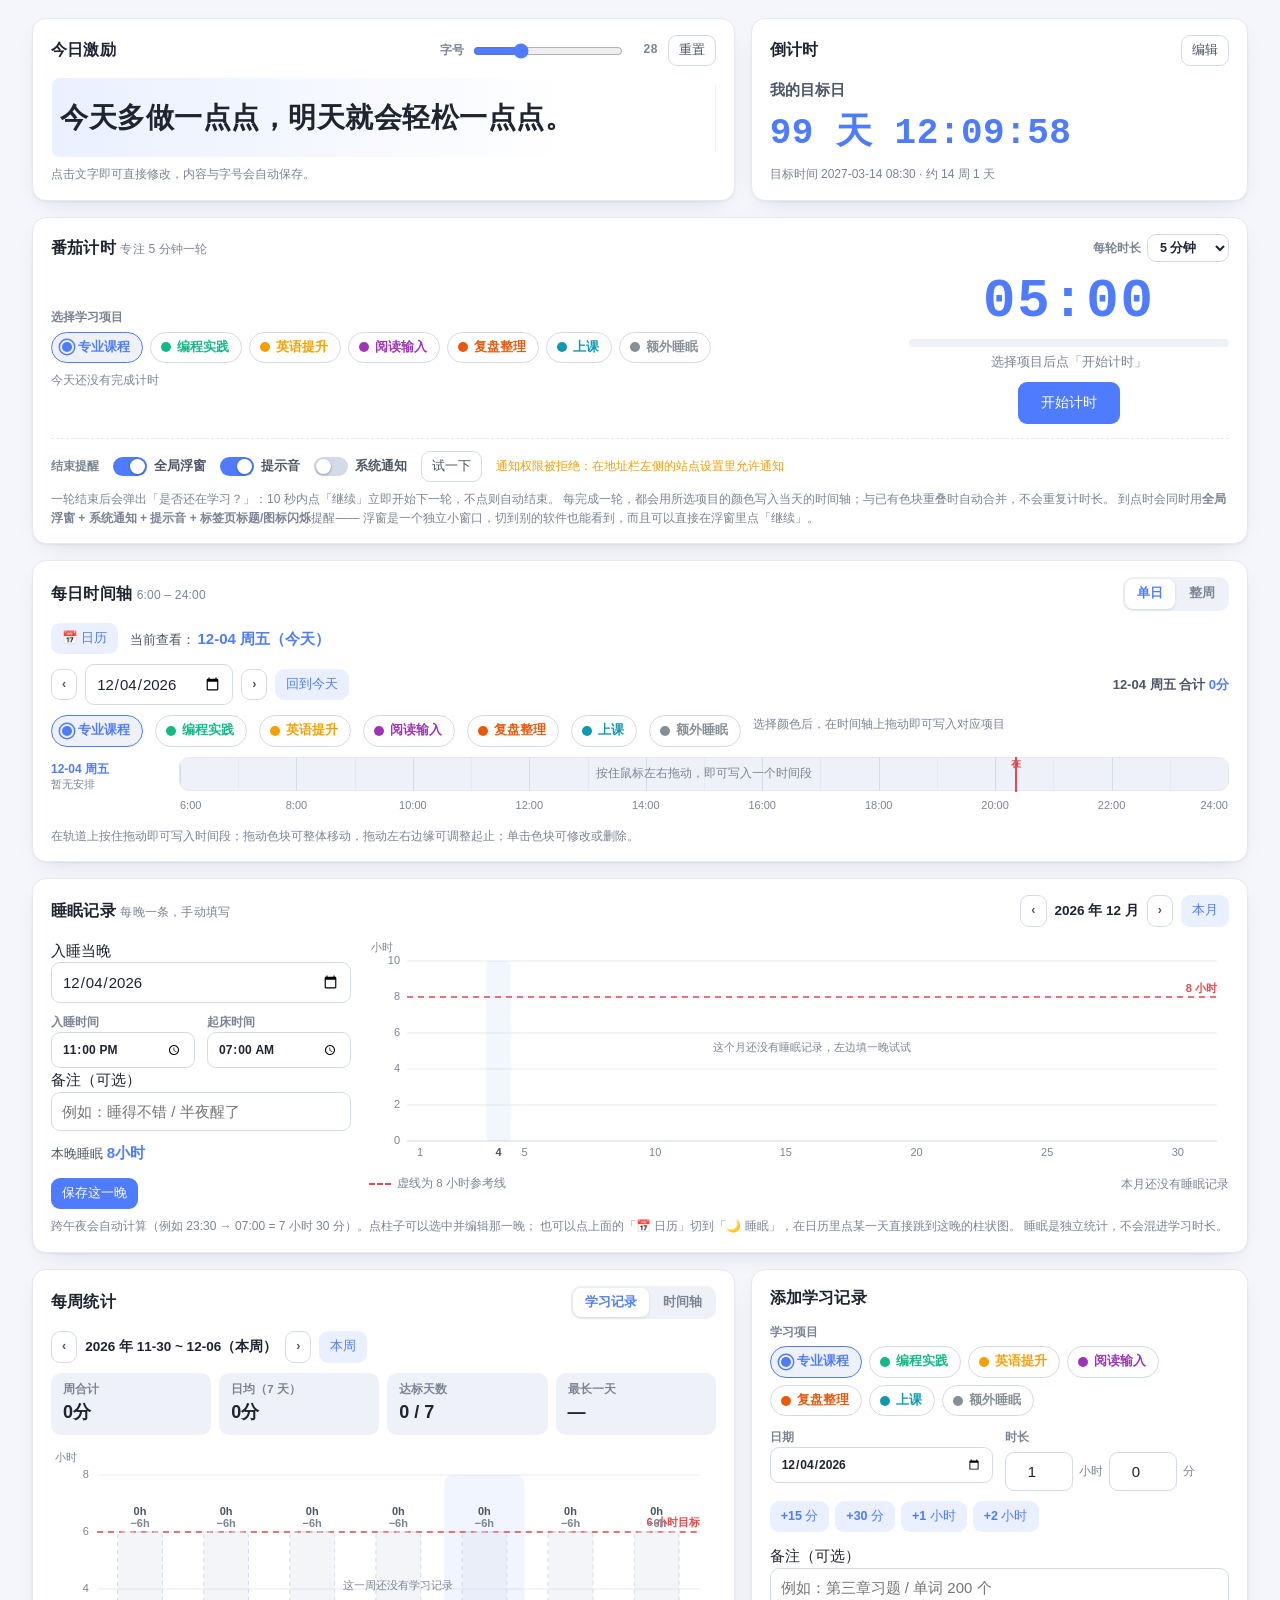
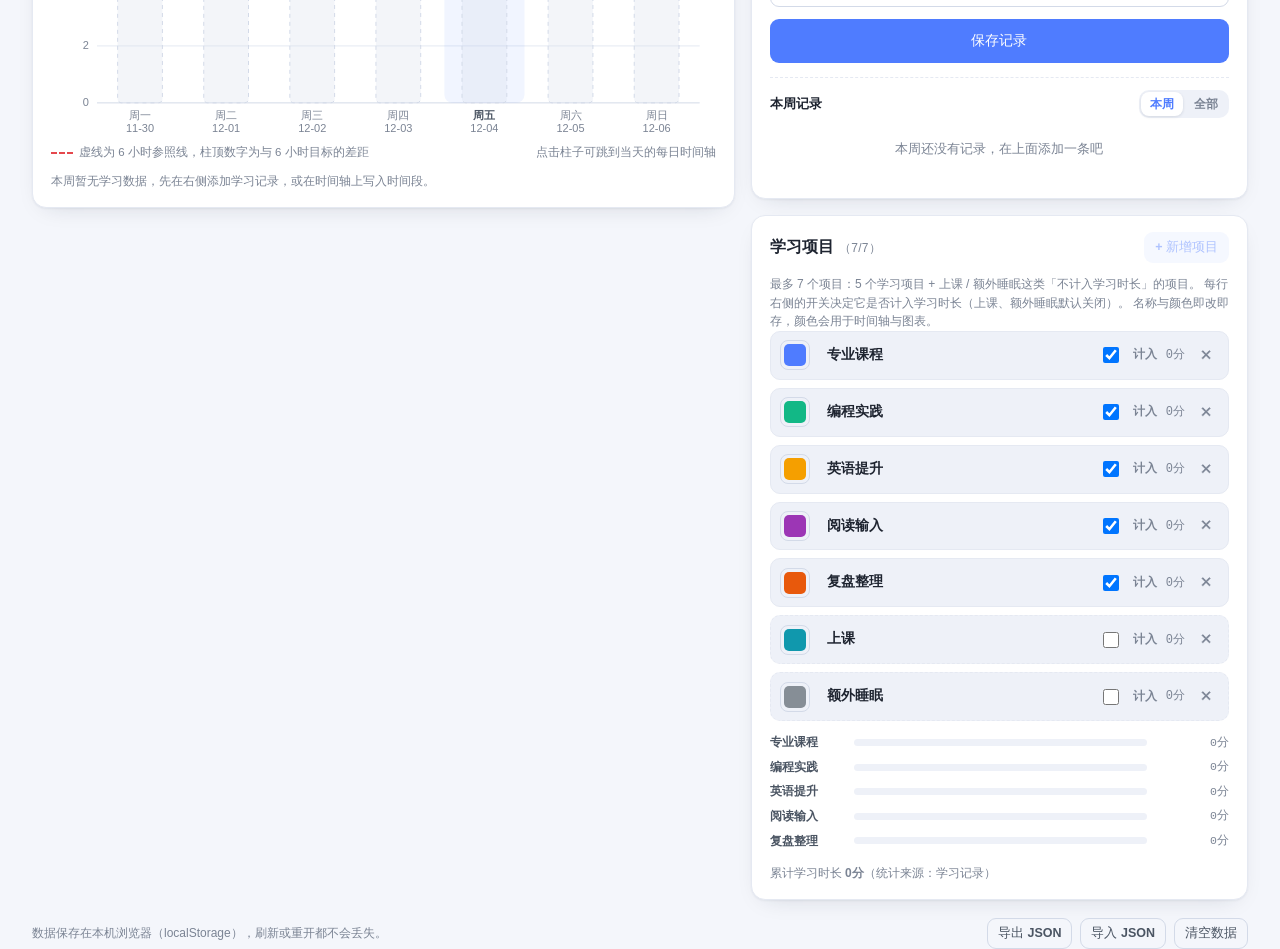
<file: index.html>
<!DOCTYPE html>
<html lang="zh-CN">
<head>
<meta charset="UTF-8">
<meta name="viewport" content="width=device-width, initial-scale=1">
<title>学习时长记录 · 个人版</title>
<link rel="icon" href="data:image/svg+xml,%3Csvg xmlns='http://www.w3.org/2000/svg' viewBox='0 0 32 32'%3E%3Crect width='32' height='32' rx='8' fill='%234f7cff'/%3E%3Cpath d='M9 21V13m5 8V9m5 12v-5' stroke='white' stroke-width='3' stroke-linecap='round'/%3E%3C/svg%3E">
<link rel="stylesheet" href="css/styles.css">
</head>
<body>

<!-- ===== 顶部：激励语 + 倒计时 ===== -->
<header class="topbar">
  <section class="card quote-card">
    <div class="card-head">
      <h2 class="card-title">今日激励</h2>
      <div class="quote-tools">
        <label class="font-tool" title="调整激励语字号">
          <span>字号</span>
          <input type="range" id="quoteFontRange" min="16" max="56" step="1">
          <output id="quoteFontValue">28</output>
        </label>
        <button class="btn btn-ghost btn-sm" id="quoteReset" type="button" title="恢复默认激励语">重置</button>
      </div>
    </div>
    <div class="quote-text" id="quoteText" contenteditable="true" spellcheck="false"
         data-placeholder="点击这里写一句给自己的话…"></div>
    <p class="hint">点击文字即可直接修改，内容与字号会自动保存。</p>
  </section>

  <section class="card countdown-card">
    <div class="card-head">
      <h2 class="card-title">倒计时</h2>
      <button class="btn btn-ghost btn-sm" id="countdownEdit" type="button">编辑</button>
    </div>
    <div class="countdown-body" id="countdownBody">
      <div class="cd-title" id="cdTitle">—</div>
      <div class="cd-clock" id="cdClock">--</div>
      <div class="cd-sub" id="cdSub">点击「编辑」设置名称与目标日期</div>
    </div>
    <form class="popover-form" id="countdownForm" hidden>
      <label>名称
        <input type="text" id="cdTitleInput" maxlength="30" placeholder="例如：考研初试">
      </label>
      <label>目标日期
        <input type="datetime-local" id="cdTargetInput">
      </label>
      <div class="form-actions">
        <button class="btn btn-primary btn-sm" type="submit">保存</button>
        <button class="btn btn-ghost btn-sm" type="button" id="cdCancel">取消</button>
      </div>
    </form>
  </section>
</header>

<main class="layout">

  <!-- ===== 番茄计时器 ===== -->
  <section class="card span-12" id="panelTimer">
    <div class="card-head">
      <h2 class="card-title">番茄计时 <span class="muted-sm" id="timerRoundHint">专注 5 分钟一轮</span></h2>
      <div class="head-tools">
        <label class="timer-dur">每轮时长
          <select id="timerDuration" class="input input-inline">
            <option value="5" selected>5 分钟</option>
            <option value="10">10 分钟</option>
            <option value="15">15 分钟</option>
            <option value="25">25 分钟</option>
            <option value="45">45 分钟</option>
          </select>
        </label>
      </div>
    </div>

    <div class="timer-body">
      <div class="timer-left">
        <span class="field-label">选择学习项目</span>
        <div class="chips" id="timerProjects"></div>
        <p class="hint" id="timerToday">今天还没有完成计时</p>
      </div>

      <div class="timer-right">
        <div class="timer-clock" id="timerClock">05:00</div>
        <div class="timer-progress"><span id="timerBar"></span></div>
        <p class="timer-status" id="timerStatus">选择项目后点「开始计时」</p>
        <div class="timer-actions">
          <button class="btn btn-primary" id="timerStart" type="button">开始计时</button>
          <button class="btn btn-ghost" id="timerStop" type="button" hidden>停止</button>
        </div>
      </div>
    </div>

    <!-- 结束提醒：让你在别的软件里也能收到 -->
    <div class="timer-remind">
      <span class="field-label" style="margin:0">结束提醒</span>
      <label class="switch" title="到点弹一个独立的小窗口（全局浮窗，切到别的软件也看得见）">
        <input type="checkbox" id="timerPopup"><span>全局浮窗</span>
      </label>
      <label class="switch" title="到点响铃（浏览器在后台也能响）">
        <input type="checkbox" id="timerSound"><span>提示音</span>
      </label>
      <label class="switch" title="到点弹系统通知（Windows 右下角 / 通知中心）">
        <input type="checkbox" id="timerNotify"><span>系统通知</span>
      </label>
      <button class="btn btn-ghost btn-sm" id="timerTest" type="button" title="立刻试一次提醒">试一下</button>
      <span class="hint" id="timerNotifyState" style="margin:0"></span>
    </div>

    <p class="hint">一轮结束后会弹出「是否还在学习？」：10 秒内点「继续」立即开始下一轮，不点则自动结束。
      每完成一轮，都会用所选项目的颜色写入当天的时间轴；与已有色块重叠时自动合并，不会重复计时长。
      到点时会同时用<b>全局浮窗 + 系统通知 + 提示音 + 标签页标题/图标闪烁</b>提醒——
      浮窗是一个独立小窗口，切到别的软件也能看到，而且可以直接在浮窗里点「继续」。</p>
  </section>

  <!-- ===== 每日时间轴 ===== -->
  <section class="card span-12" id="panelTimeline">
    <div class="card-head">
      <h2 class="card-title">每日时间轴 <span class="muted-sm">6:00 – 24:00</span></h2>
      <div class="head-tools">
        <div class="seg" id="tlMode" role="group" aria-label="时间轴视图">
          <button type="button" class="seg-btn is-active" data-mode="day">单日</button>
          <button type="button" class="seg-btn" data-mode="week">整周</button>
        </div>
      </div>
    </div>

    <!-- 当前所选日期 + 日历调取 -->
    <div class="tl-dateline">
      <div class="cal-anchor">
        <button class="btn btn-soft btn-sm" id="calToggle" type="button" aria-expanded="false">📅 日历</button>
        <div class="calendar" id="calendar" hidden></div>
      </div>
      <span class="tl-dateline-now">当前查看：<b id="tlDateLabel">—</b></span>
    </div>

    <div class="tl-toolbar">
      <button class="btn btn-ghost btn-sm" id="tlPrev" type="button" title="前一天 / 前一周">‹</button>
      <input type="date" id="tlDate" class="input input-date">
      <button class="btn btn-ghost btn-sm" id="tlNext" type="button" title="后一天 / 后一周">›</button>
      <button class="btn btn-soft btn-sm" id="tlToday" type="button">回到今天</button>
      <span class="tl-total" id="tlTotal"></span>
    </div>

    <div class="tl-legend" id="tlLegend"></div>

    <div class="timeline-wrap">
      <div class="timeline" id="timeline"></div>
    </div>

    <p class="hint" id="tlHint">在轨道上按住拖动即可写入一个时间段；拖动色块可整体移动，拖动左右边缘可调整起止；单击色块可修改或删除。</p>
  </section>

  <!-- ===== 夜间睡眠记录 ===== -->
  <section class="card span-12" id="panelSleep">
    <div class="card-head">
      <h2 class="card-title">睡眠记录 <span class="muted-sm">每晚一条，手动填写</span></h2>
      <div class="head-tools">
        <button class="btn btn-ghost btn-sm" id="slPrevMonth" type="button" title="上个月">‹</button>
        <span class="week-label" id="slMonthLabel">—</span>
        <button class="btn btn-ghost btn-sm" id="slNextMonth" type="button" title="下个月">›</button>
        <button class="btn btn-soft btn-sm" id="slThisMonth" type="button">本月</button>
      </div>
    </div>

    <div class="sleep-body">
      <form class="sleep-form" id="sleepForm">
        <label class="field">入睡当晚
          <input type="date" id="slDate" class="input">
        </label>
        <div class="field-row">
          <label class="grow">入睡时间
            <input type="time" id="slBed" class="input" step="300">
          </label>
          <label class="grow">起床时间
            <input type="time" id="slWake" class="input" step="300">
          </label>
        </div>
        <label class="field">备注（可选）
          <input type="text" id="slNote" class="input" maxlength="40" placeholder="例如：睡得不错 / 半夜醒了">
        </label>
        <p class="sleep-dur">本晚睡眠 <b id="slDuration">—</b></p>
        <div class="form-actions">
          <button class="btn btn-primary btn-sm" id="slSave" type="submit">保存这一晚</button>
          <button class="btn btn-danger btn-sm" id="slDelete" type="button" hidden>删除这一晚</button>
        </div>
      </form>

      <div class="sleep-chart-wrap">
        <div class="sleep-chart" id="sleepChart"></div>
        <div class="chart-foot">
          <span class="ref-note"><i class="ref-line-demo"></i>虚线为 8 小时参考线</span>
          <span class="muted-sm" id="slSummary"></span>
        </div>
      </div>
    </div>

    <p class="hint">跨午夜会自动计算（例如 23:30 → 07:00 = 7 小时 30 分）。点柱子可以选中并编辑那一晚；
      也可以点上面的「📅 日历」切到「🌙 睡眠」，在日历里点某一天直接跳到这晚的柱状图。
      睡眠是独立统计，不会混进学习时长。</p>
  </section>

  <!-- ===== 每周统计 ===== -->
  <section class="card span-7" id="panelWeek">
    <div class="card-head">
      <h2 class="card-title">每周统计</h2>
      <div class="head-tools">
        <div class="seg" id="statsSource" role="group" aria-label="统计来源">
          <button type="button" class="seg-btn is-active" data-source="records">学习记录</button>
          <button type="button" class="seg-btn" data-source="timeline">时间轴</button>
        </div>
      </div>
    </div>

    <div class="tl-toolbar">
      <button class="btn btn-ghost btn-sm" id="wkPrev" type="button" title="上一周">‹</button>
      <span class="week-label" id="wkLabel">—</span>
      <button class="btn btn-ghost btn-sm" id="wkNext" type="button" title="下一周">›</button>
      <button class="btn btn-soft btn-sm" id="wkThis" type="button">本周</button>
    </div>

    <div class="summary" id="wkSummary"></div>
    <div class="chart-host" id="weekChart"></div>
    <div class="chart-foot">
      <span class="ref-note"><i class="ref-line-demo"></i>虚线为 6 小时参照线，柱顶数字为与 6 小时目标的差距</span>
      <span class="click-note">点击柱子可跳到当天的每日时间轴</span>
    </div>
    <div class="legend" id="wkLegend"></div>
  </section>

  <!-- ===== 右列：学习记录 + 学习项目 ===== -->
  <div class="side-col span-5">

    <section class="card" id="panelRecord">
      <div class="card-head">
        <h2 class="card-title" id="recFormTitle">添加学习记录</h2>
        <button class="btn btn-ghost btn-sm" id="recCancelEdit" type="button" hidden>取消编辑</button>
      </div>

      <form class="rec-form" id="recForm">
        <div class="field">
          <span class="field-label">学习项目</span>
          <div class="chips" id="recProjectChips"></div>
        </div>

        <div class="field field-row">
          <label class="grow">日期
            <input type="date" id="recDate" class="input">
          </label>
          <div class="grow">
            <span class="field-label">时长</span>
            <div class="dur-input">
              <input type="number" id="recHours" class="input" min="0" max="23" step="1" value="1" inputmode="numeric">
              <span class="unit">小时</span>
              <input type="number" id="recMinutes" class="input" min="0" max="59" step="5" value="0" inputmode="numeric">
              <span class="unit">分</span>
            </div>
          </div>
        </div>

        <div class="quick-dur">
          <button type="button" class="btn btn-soft btn-sm" data-add-min="15">+15 分</button>
          <button type="button" class="btn btn-soft btn-sm" data-add-min="30">+30 分</button>
          <button type="button" class="btn btn-soft btn-sm" data-add-min="60">+1 小时</button>
          <button type="button" class="btn btn-soft btn-sm" data-add-min="120">+2 小时</button>
        </div>

        <label class="field">备注（可选）
          <input type="text" id="recNote" class="input" maxlength="60" placeholder="例如：第三章习题 / 单词 200 个">
        </label>

        <button class="btn btn-primary btn-block" id="recSubmit" type="submit">保存记录</button>
      </form>

      <div class="rec-list-head">
        <span id="recListTitle">最近记录</span>
        <div class="seg seg-sm" id="recFilter" role="group" aria-label="记录筛选">
          <button type="button" class="seg-btn is-active" data-filter="week">本周</button>
          <button type="button" class="seg-btn" data-filter="all">全部</button>
        </div>
      </div>
      <ul class="rec-list" id="recList"></ul>
      <div class="rec-list-foot"><span id="recListSum" class="muted-sm"></span></div>
    </section>

    <section class="card" id="panelProjects">
      <div class="card-head">
        <h2 class="card-title">学习项目 <span class="muted-sm" id="projCount"></span></h2>
        <button class="btn btn-soft btn-sm" id="projAdd" type="button">+ 新增项目</button>
      </div>
      <p class="hint">最多 7 个项目：5 个学习项目 + 上课 / 额外睡眠这类「不计入学习时长」的项目。
        每行右侧的开关决定它是否计入学习时长（上课、额外睡眠默认关闭）。
        名称与颜色即改即存，颜色会用于时间轴与图表。</p>
      <div class="proj-list" id="projList"></div>
      <div class="proj-allday" id="projTotals"></div>
    </section>

  </div>
</main>

<footer class="footer">
  <span>数据保存在本机浏览器（localStorage），刷新或重开都不会丢失。</span>
  <div class="footer-actions">
    <button class="btn btn-ghost btn-sm" id="dataExport" type="button">导出 JSON</button>
    <button class="btn btn-ghost btn-sm" id="dataImport" type="button">导入 JSON</button>
    <button class="btn btn-ghost btn-sm danger" id="dataReset" type="button">清空数据</button>
    <input type="file" id="importFile" accept="application/json,.json" hidden>
  </div>
</footer>

<!-- ===== 时间段编辑器（浮层） ===== -->
<div class="modal-mask" id="blockModal" hidden>
  <div class="modal" role="dialog" aria-modal="true" aria-labelledby="blockModalTitle">
    <button class="modal-close" id="blockClose" type="button" title="关闭" aria-label="关闭">✕</button>
    <h3 id="blockModalTitle">编辑时间段</h3>
    <label>项目
      <div class="chips" id="blockProjectChips"></div>
    </label>
    <div class="field-row">
      <label class="grow">开始
        <input type="time" id="blockStart" class="input" step="300">
      </label>
      <label class="grow">结束
        <input type="time" id="blockEnd" class="input" step="300">
      </label>
    </div>
    <label>备注（可选）
      <input type="text" id="blockNote" class="input" maxlength="60" placeholder="例如：数学真题一套">
    </label>
    <p class="modal-err" id="blockErr" hidden></p>
    <div class="form-actions">
      <button class="btn btn-primary btn-sm" id="blockSave" type="button">保存</button>
      <button class="btn btn-danger btn-sm" id="blockDelete" type="button">删除</button>
      <button class="btn btn-ghost btn-sm" id="blockCancel" type="button">取消</button>
    </div>
  </div>
</div>

<!-- ===== 番茄计时：本轮结束询问（10 秒后自动结束） ===== -->
<div class="modal-mask" id="timerModal" hidden>
  <div class="modal timer-modal" role="dialog" aria-modal="true" aria-labelledby="timerModalTitle">
    <button class="modal-close" id="timerClose" type="button" title="关闭（结束计时）" aria-label="关闭">✕</button>
    <h3 id="timerModalTitle">本轮结束</h3>
    <p class="timer-modal-done" id="timerModalDone">—</p>
    <p class="timer-ask">是否还在学习？</p>
    <p class="timer-modal-sub">如果不操作，<b id="timerPromptLeft">10 秒</b>后自动结束本轮计时。</p>
    <div class="form-actions">
      <button class="btn btn-primary" id="timerContinue" type="button">继续</button>
      <button class="btn btn-ghost" id="timerEnd" type="button">结束</button>
    </div>
  </div>
</div>

<div class="toast" id="toast" hidden></div>
<div class="chart-tip" id="chartTip" hidden></div>

<script src="js/util.js"></script>
<script src="js/stats.js"></script>
<script src="js/store.js"></script>
<script src="js/chart.js"></script>
<script src="js/timeline.js"></script>
<script src="js/calendar.js"></script>
<script src="js/notify.js"></script>
<script src="js/app.js"></script>
</body>
</html>
</file>
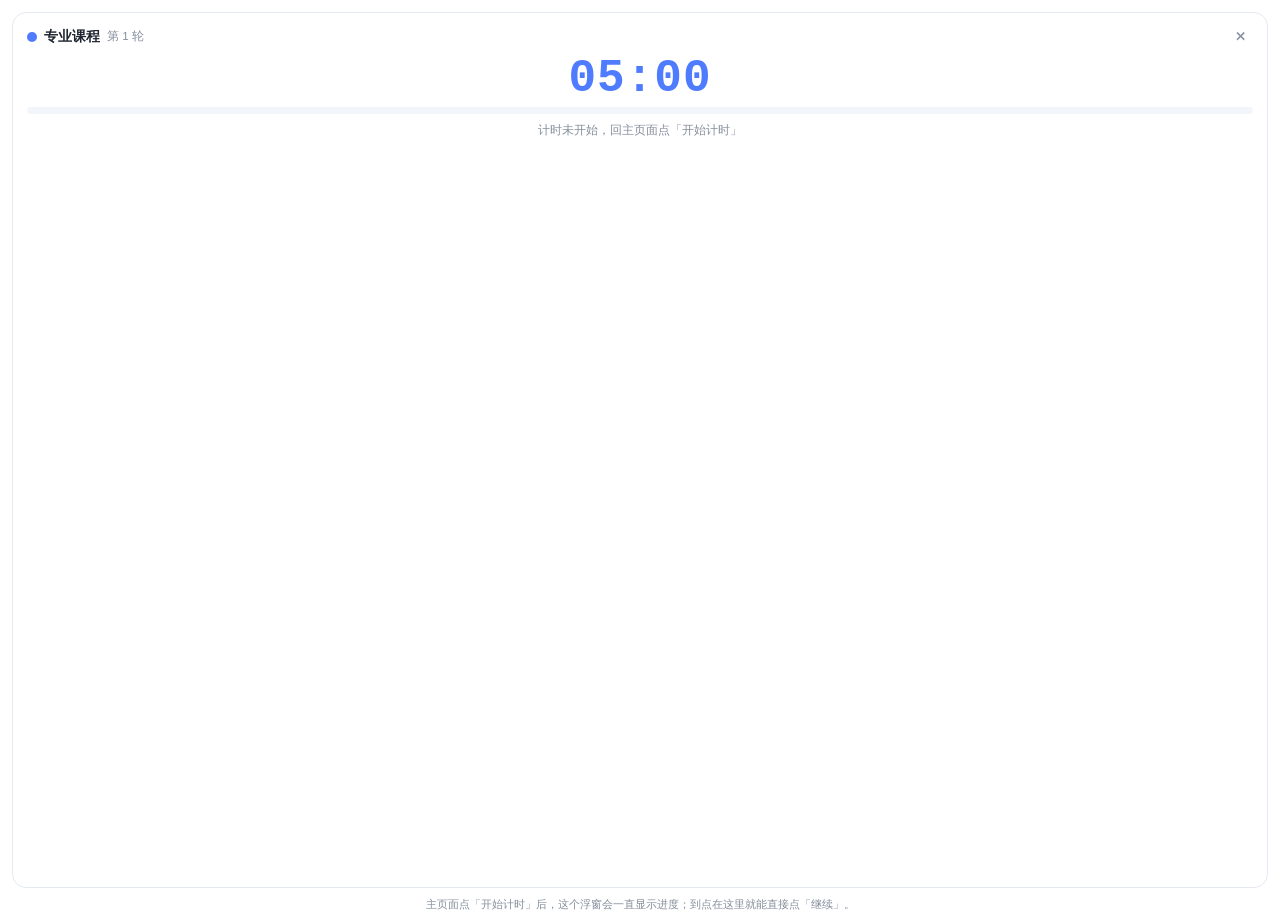
<file: timer-popup.html>
<!DOCTYPE html>
<html lang="zh-CN">
<head>
<meta charset="UTF-8">
<meta name="viewport" content="width=device-width, initial-scale=1">
<title>番茄计时 · 浮窗</title>
<link rel="icon" href="data:image/svg+xml,%3Csvg xmlns='http://www.w3.org/2000/svg' viewBox='0 0 32 32'%3E%3Crect width='32' height='32' rx='8' fill='%234f7cff'/%3E%3Ccircle cx='16' cy='16' r='8' fill='none' stroke='white' stroke-width='3'/%3E%3Cpath d='M16 11v5l3 2' stroke='white' stroke-width='2.5' stroke-linecap='round'/%3E%3C/svg%3E">
<link rel="stylesheet" href="css/popup.css">
</head>
<body>
<div class="pp" id="pp">
  <div class="pp-head">
    <i class="pp-dot" id="ppDot"></i>
    <span class="pp-proj" id="ppProj">番茄计时</span>
    <span class="pp-round" id="ppRound">第 1 轮</span>
    <button class="pp-x" id="ppClose" type="button" title="关掉这个小窗（不影响计时）">✕</button>
  </div>

  <div class="pp-clock" id="ppClock">05:00</div>
  <div class="pp-bar"><span id="ppBar"></span></div>

  <div class="pp-ask" id="ppAsk" hidden>是否还在学习？</div>
  <p class="pp-status" id="ppStatus">等待开始…</p>

  <div class="pp-actions">
    <button class="pp-btn primary" id="ppContinue" type="button" hidden>继续</button>
    <button class="pp-btn" id="ppStop" type="button" hidden>停止</button>
    <button class="pp-btn ghost" id="ppEnd" type="button" hidden>结束</button>
  </div>
</div>

<p class="pp-tip" id="ppTip">主页面点「开始计时」后，这个浮窗会一直显示进度；到点在这里就能直接点「继续」。</p>

<script src="js/util.js"></script>
<script src="js/stats.js"></script>
<script src="js/store.js"></script>
<script src="js/notify.js"></script>
<script src="js/popup.js"></script>
</body>
</html>
</file>
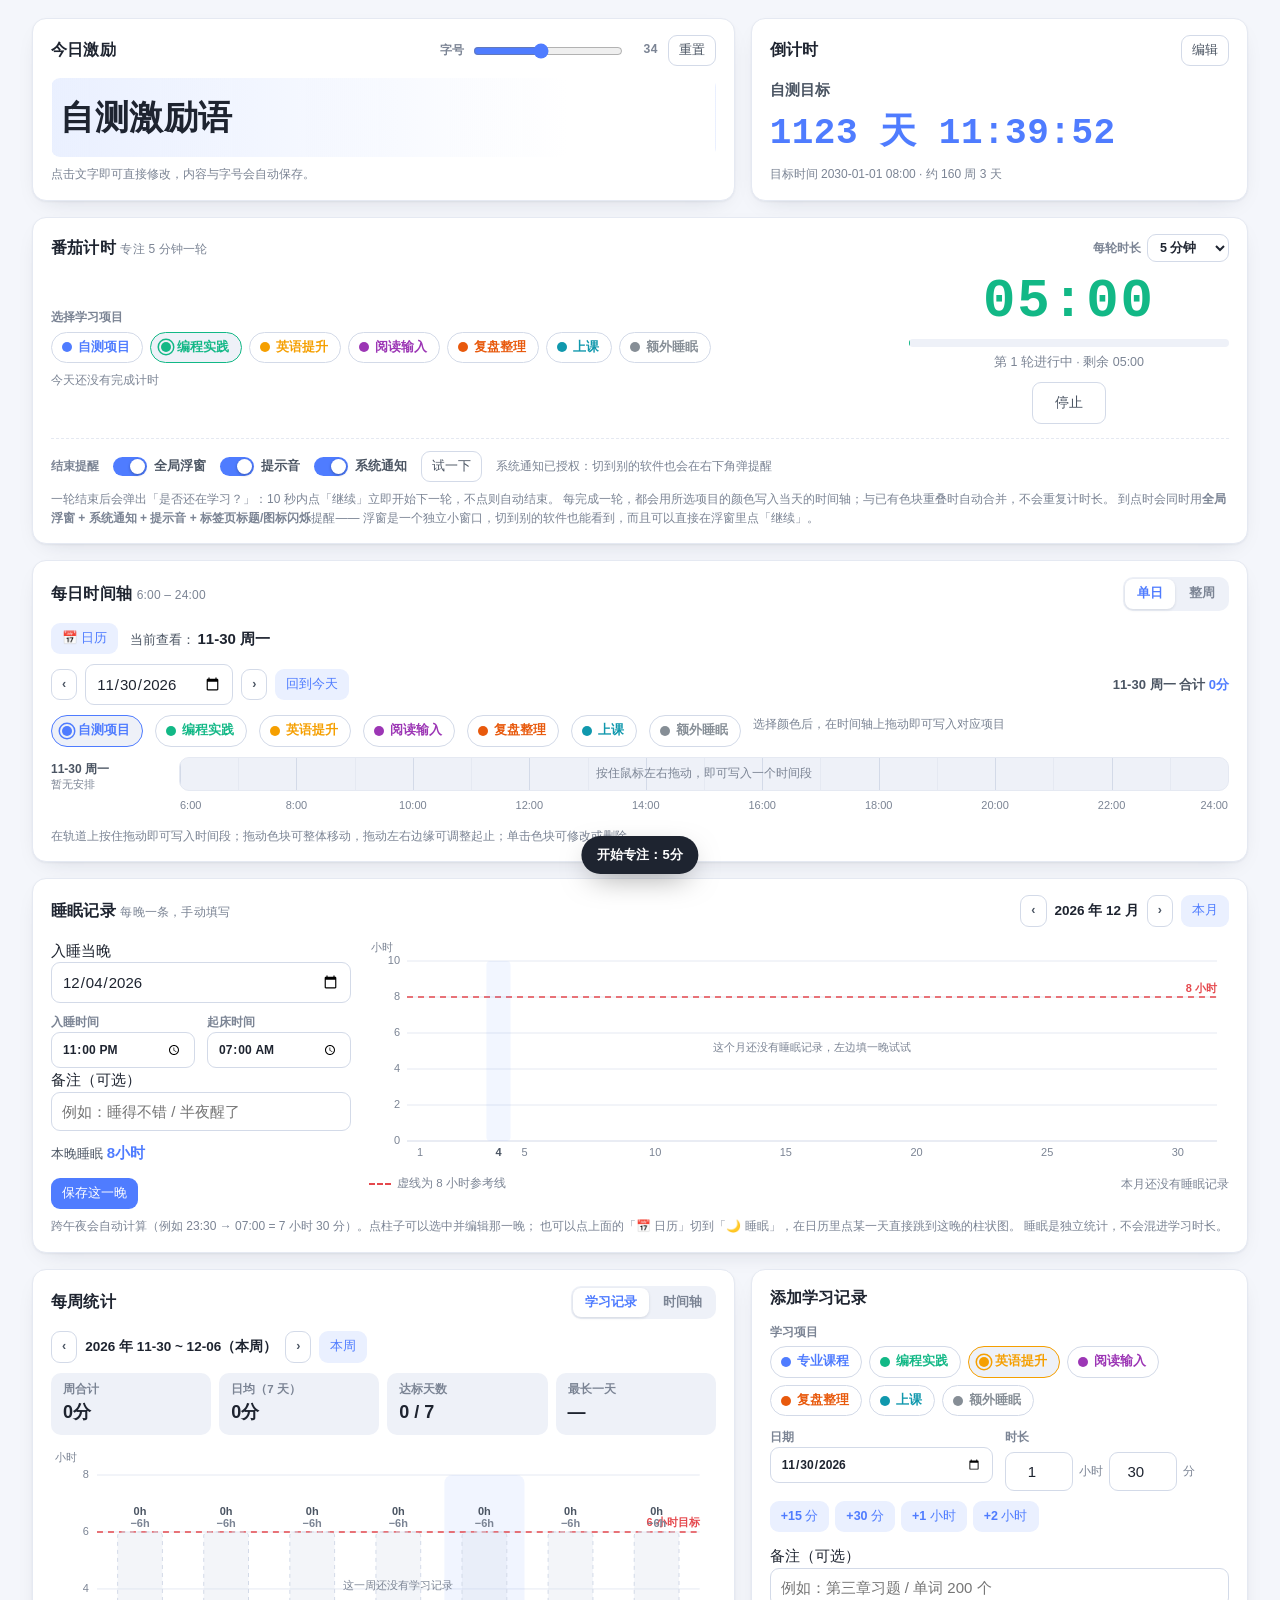
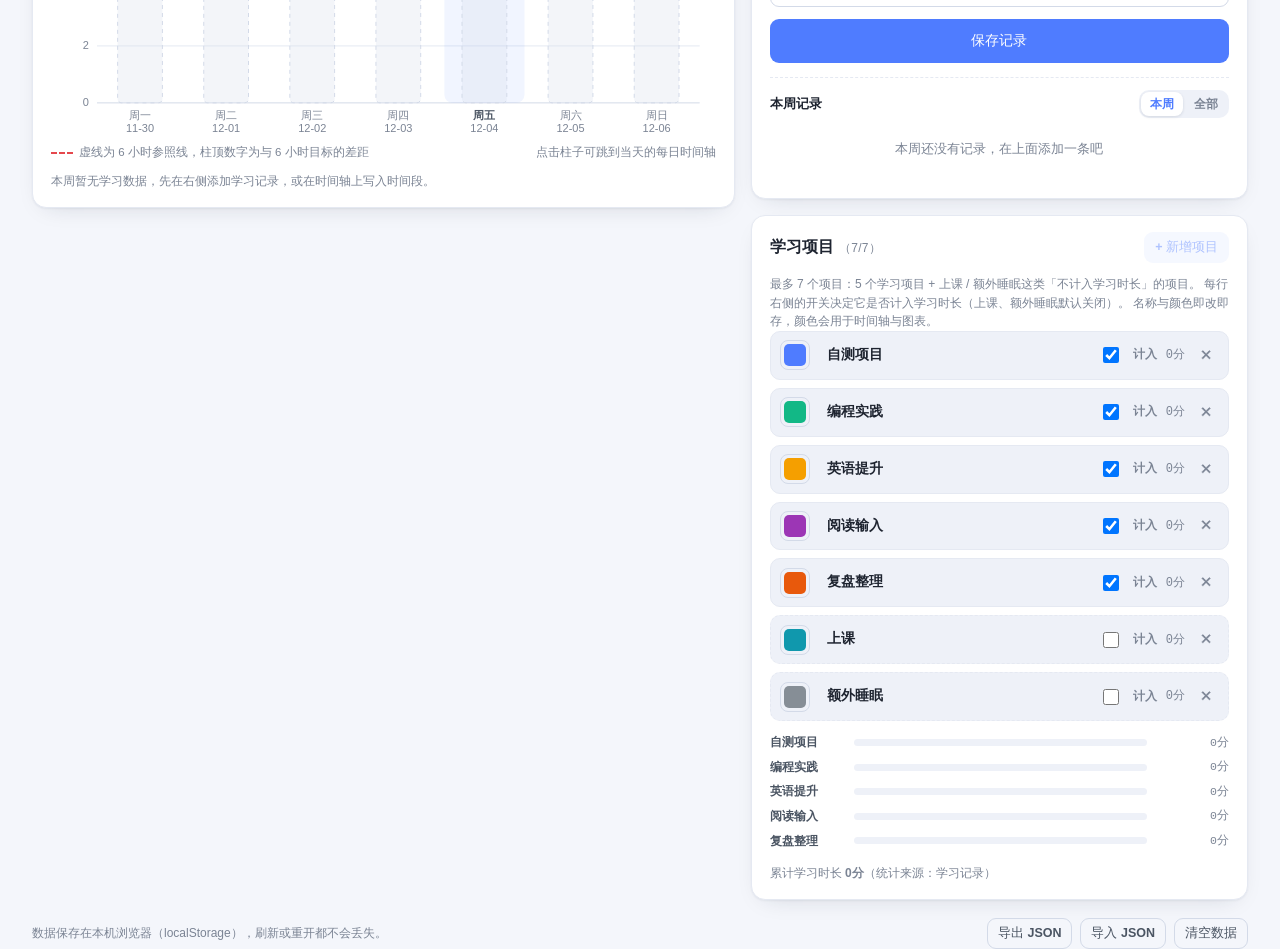
<file: tests/e2e.html>
<!DOCTYPE html>
<html lang="zh-CN">
<head>
<meta charset="UTF-8">
<meta name="viewport" content="width=device-width, initial-scale=1">
<title>交互自测 · 学习时长记录</title>
<link rel="icon" href="data:image/svg+xml,%3Csvg xmlns='http://www.w3.org/2000/svg' viewBox='0 0 32 32'%3E%3Crect width='32' height='32' rx='8' fill='%234f7cff'/%3E%3Cpath d='M9 21V13m5 8V9m5 12v-5' stroke='white' stroke-width='3' stroke-linecap='round'/%3E%3C/svg%3E">
<link rel="stylesheet" href="../css/styles.css">
</head>
<body>

<!-- ===== 顶部：激励语 + 倒计时 ===== -->
<header class="topbar">
  <section class="card quote-card">
    <div class="card-head">
      <h2 class="card-title">今日激励</h2>
      <div class="quote-tools">
        <label class="font-tool" title="调整激励语字号">
          <span>字号</span>
          <input type="range" id="quoteFontRange" min="16" max="56" step="1">
          <output id="quoteFontValue">28</output>
        </label>
        <button class="btn btn-ghost btn-sm" id="quoteReset" type="button" title="恢复默认激励语">重置</button>
      </div>
    </div>
    <div class="quote-text" id="quoteText" contenteditable="true" spellcheck="false"
         data-placeholder="点击这里写一句给自己的话…"></div>
    <p class="hint">点击文字即可直接修改，内容与字号会自动保存。</p>
  </section>

  <section class="card countdown-card">
    <div class="card-head">
      <h2 class="card-title">倒计时</h2>
      <button class="btn btn-ghost btn-sm" id="countdownEdit" type="button">编辑</button>
    </div>
    <div class="countdown-body" id="countdownBody">
      <div class="cd-title" id="cdTitle">—</div>
      <div class="cd-clock" id="cdClock">--</div>
      <div class="cd-sub" id="cdSub">点击「编辑」设置名称与目标日期</div>
    </div>
    <form class="popover-form" id="countdownForm" hidden>
      <label>名称
        <input type="text" id="cdTitleInput" maxlength="30" placeholder="例如：考研初试">
      </label>
      <label>目标日期
        <input type="datetime-local" id="cdTargetInput">
      </label>
      <div class="form-actions">
        <button class="btn btn-primary btn-sm" type="submit">保存</button>
        <button class="btn btn-ghost btn-sm" type="button" id="cdCancel">取消</button>
      </div>
    </form>
  </section>
</header>

<main class="layout">

  <!-- ===== 番茄计时器 ===== -->
  <section class="card span-12" id="panelTimer">
    <div class="card-head">
      <h2 class="card-title">番茄计时 <span class="muted-sm" id="timerRoundHint">专注 5 分钟一轮</span></h2>
      <div class="head-tools">
        <label class="timer-dur">每轮时长
          <select id="timerDuration" class="input input-inline">
            <option value="5" selected>5 分钟</option>
            <option value="10">10 分钟</option>
            <option value="15">15 分钟</option>
            <option value="25">25 分钟</option>
            <option value="45">45 分钟</option>
          </select>
        </label>
      </div>
    </div>

    <div class="timer-body">
      <div class="timer-left">
        <span class="field-label">选择学习项目</span>
        <div class="chips" id="timerProjects"></div>
        <p class="hint" id="timerToday">今天还没有完成计时</p>
      </div>

      <div class="timer-right">
        <div class="timer-clock" id="timerClock">05:00</div>
        <div class="timer-progress"><span id="timerBar"></span></div>
        <p class="timer-status" id="timerStatus">选择项目后点「开始计时」</p>
        <div class="timer-actions">
          <button class="btn btn-primary" id="timerStart" type="button">开始计时</button>
          <button class="btn btn-ghost" id="timerStop" type="button" hidden>停止</button>
        </div>
      </div>
    </div>

    <!-- 结束提醒：让你在别的软件里也能收到 -->
    <div class="timer-remind">
      <span class="field-label" style="margin:0">结束提醒</span>
      <label class="switch" title="到点弹一个独立的小窗口（全局浮窗，切到别的软件也看得见）">
        <input type="checkbox" id="timerPopup"><span>全局浮窗</span>
      </label>
      <label class="switch" title="到点响铃（浏览器在后台也能响）">
        <input type="checkbox" id="timerSound"><span>提示音</span>
      </label>
      <label class="switch" title="到点弹系统通知（Windows 右下角 / 通知中心）">
        <input type="checkbox" id="timerNotify"><span>系统通知</span>
      </label>
      <button class="btn btn-ghost btn-sm" id="timerTest" type="button" title="立刻试一次提醒">试一下</button>
      <span class="hint" id="timerNotifyState" style="margin:0"></span>
    </div>

    <p class="hint">一轮结束后会弹出「是否还在学习？」：10 秒内点「继续」立即开始下一轮，不点则自动结束。
      每完成一轮，都会用所选项目的颜色写入当天的时间轴；与已有色块重叠时自动合并，不会重复计时长。
      到点时会同时用<b>全局浮窗 + 系统通知 + 提示音 + 标签页标题/图标闪烁</b>提醒——
      浮窗是一个独立小窗口，切到别的软件也能看到，而且可以直接在浮窗里点「继续」。</p>
  </section>

  <!-- ===== 每日时间轴 ===== -->
  <section class="card span-12" id="panelTimeline">
    <div class="card-head">
      <h2 class="card-title">每日时间轴 <span class="muted-sm">6:00 – 24:00</span></h2>
      <div class="head-tools">
        <div class="seg" id="tlMode" role="group" aria-label="时间轴视图">
          <button type="button" class="seg-btn is-active" data-mode="day">单日</button>
          <button type="button" class="seg-btn" data-mode="week">整周</button>
        </div>
      </div>
    </div>

    <!-- 当前所选日期 + 日历调取 -->
    <div class="tl-dateline">
      <div class="cal-anchor">
        <button class="btn btn-soft btn-sm" id="calToggle" type="button" aria-expanded="false">📅 日历</button>
        <div class="calendar" id="calendar" hidden></div>
      </div>
      <span class="tl-dateline-now">当前查看：<b id="tlDateLabel">—</b></span>
    </div>

    <div class="tl-toolbar">
      <button class="btn btn-ghost btn-sm" id="tlPrev" type="button" title="前一天 / 前一周">‹</button>
      <input type="date" id="tlDate" class="input input-date">
      <button class="btn btn-ghost btn-sm" id="tlNext" type="button" title="后一天 / 后一周">›</button>
      <button class="btn btn-soft btn-sm" id="tlToday" type="button">回到今天</button>
      <span class="tl-total" id="tlTotal"></span>
    </div>

    <div class="tl-legend" id="tlLegend"></div>

    <div class="timeline-wrap">
      <div class="timeline" id="timeline"></div>
    </div>

    <p class="hint" id="tlHint">在轨道上按住拖动即可写入一个时间段；拖动色块可整体移动，拖动左右边缘可调整起止；单击色块可修改或删除。</p>
  </section>

  <!-- ===== 夜间睡眠记录 ===== -->
  <section class="card span-12" id="panelSleep">
    <div class="card-head">
      <h2 class="card-title">睡眠记录 <span class="muted-sm">每晚一条，手动填写</span></h2>
      <div class="head-tools">
        <button class="btn btn-ghost btn-sm" id="slPrevMonth" type="button" title="上个月">‹</button>
        <span class="week-label" id="slMonthLabel">—</span>
        <button class="btn btn-ghost btn-sm" id="slNextMonth" type="button" title="下个月">›</button>
        <button class="btn btn-soft btn-sm" id="slThisMonth" type="button">本月</button>
      </div>
    </div>

    <div class="sleep-body">
      <form class="sleep-form" id="sleepForm">
        <label class="field">入睡当晚
          <input type="date" id="slDate" class="input">
        </label>
        <div class="field-row">
          <label class="grow">入睡时间
            <input type="time" id="slBed" class="input" step="300">
          </label>
          <label class="grow">起床时间
            <input type="time" id="slWake" class="input" step="300">
          </label>
        </div>
        <label class="field">备注（可选）
          <input type="text" id="slNote" class="input" maxlength="40" placeholder="例如：睡得不错 / 半夜醒了">
        </label>
        <p class="sleep-dur">本晚睡眠 <b id="slDuration">—</b></p>
        <div class="form-actions">
          <button class="btn btn-primary btn-sm" id="slSave" type="submit">保存这一晚</button>
          <button class="btn btn-danger btn-sm" id="slDelete" type="button" hidden>删除这一晚</button>
        </div>
      </form>

      <div class="sleep-chart-wrap">
        <div class="sleep-chart" id="sleepChart"></div>
        <div class="chart-foot">
          <span class="ref-note"><i class="ref-line-demo"></i>虚线为 8 小时参考线</span>
          <span class="muted-sm" id="slSummary"></span>
        </div>
      </div>
    </div>

    <p class="hint">跨午夜会自动计算（例如 23:30 → 07:00 = 7 小时 30 分）。点柱子可以选中并编辑那一晚；
      也可以点上面的「📅 日历」切到「🌙 睡眠」，在日历里点某一天直接跳到这晚的柱状图。
      睡眠是独立统计，不会混进学习时长。</p>
  </section>

  <!-- ===== 每周统计 ===== -->
  <section class="card span-7" id="panelWeek">
    <div class="card-head">
      <h2 class="card-title">每周统计</h2>
      <div class="head-tools">
        <div class="seg" id="statsSource" role="group" aria-label="统计来源">
          <button type="button" class="seg-btn is-active" data-source="records">学习记录</button>
          <button type="button" class="seg-btn" data-source="timeline">时间轴</button>
        </div>
      </div>
    </div>

    <div class="tl-toolbar">
      <button class="btn btn-ghost btn-sm" id="wkPrev" type="button" title="上一周">‹</button>
      <span class="week-label" id="wkLabel">—</span>
      <button class="btn btn-ghost btn-sm" id="wkNext" type="button" title="下一周">›</button>
      <button class="btn btn-soft btn-sm" id="wkThis" type="button">本周</button>
    </div>

    <div class="summary" id="wkSummary"></div>
    <div class="chart-host" id="weekChart"></div>
    <div class="chart-foot">
      <span class="ref-note"><i class="ref-line-demo"></i>虚线为 6 小时参照线，柱顶数字为与 6 小时目标的差距</span>
      <span class="click-note">点击柱子可跳到当天的每日时间轴</span>
    </div>
    <div class="legend" id="wkLegend"></div>
  </section>

  <!-- ===== 右列：学习记录 + 学习项目 ===== -->
  <div class="side-col span-5">

    <section class="card" id="panelRecord">
      <div class="card-head">
        <h2 class="card-title" id="recFormTitle">添加学习记录</h2>
        <button class="btn btn-ghost btn-sm" id="recCancelEdit" type="button" hidden>取消编辑</button>
      </div>

      <form class="rec-form" id="recForm">
        <div class="field">
          <span class="field-label">学习项目</span>
          <div class="chips" id="recProjectChips"></div>
        </div>

        <div class="field field-row">
          <label class="grow">日期
            <input type="date" id="recDate" class="input">
          </label>
          <div class="grow">
            <span class="field-label">时长</span>
            <div class="dur-input">
              <input type="number" id="recHours" class="input" min="0" max="23" step="1" value="1" inputmode="numeric">
              <span class="unit">小时</span>
              <input type="number" id="recMinutes" class="input" min="0" max="59" step="5" value="0" inputmode="numeric">
              <span class="unit">分</span>
            </div>
          </div>
        </div>

        <div class="quick-dur">
          <button type="button" class="btn btn-soft btn-sm" data-add-min="15">+15 分</button>
          <button type="button" class="btn btn-soft btn-sm" data-add-min="30">+30 分</button>
          <button type="button" class="btn btn-soft btn-sm" data-add-min="60">+1 小时</button>
          <button type="button" class="btn btn-soft btn-sm" data-add-min="120">+2 小时</button>
        </div>

        <label class="field">备注（可选）
          <input type="text" id="recNote" class="input" maxlength="60" placeholder="例如：第三章习题 / 单词 200 个">
        </label>

        <button class="btn btn-primary btn-block" id="recSubmit" type="submit">保存记录</button>
      </form>

      <div class="rec-list-head">
        <span id="recListTitle">最近记录</span>
        <div class="seg seg-sm" id="recFilter" role="group" aria-label="记录筛选">
          <button type="button" class="seg-btn is-active" data-filter="week">本周</button>
          <button type="button" class="seg-btn" data-filter="all">全部</button>
        </div>
      </div>
      <ul class="rec-list" id="recList"></ul>
      <div class="rec-list-foot"><span id="recListSum" class="muted-sm"></span></div>
    </section>

    <section class="card" id="panelProjects">
      <div class="card-head">
        <h2 class="card-title">学习项目 <span class="muted-sm" id="projCount"></span></h2>
        <button class="btn btn-soft btn-sm" id="projAdd" type="button">+ 新增项目</button>
      </div>
      <p class="hint">最多 7 个项目：5 个学习项目 + 上课 / 额外睡眠这类「不计入学习时长」的项目。
        每行右侧的开关决定它是否计入学习时长（上课、额外睡眠默认关闭）。
        名称与颜色即改即存，颜色会用于时间轴与图表。</p>
      <div class="proj-list" id="projList"></div>
      <div class="proj-allday" id="projTotals"></div>
    </section>

  </div>
</main>

<footer class="footer">
  <span>数据保存在本机浏览器（localStorage），刷新或重开都不会丢失。</span>
  <div class="footer-actions">
    <button class="btn btn-ghost btn-sm" id="dataExport" type="button">导出 JSON</button>
    <button class="btn btn-ghost btn-sm" id="dataImport" type="button">导入 JSON</button>
    <button class="btn btn-ghost btn-sm danger" id="dataReset" type="button">清空数据</button>
    <input type="file" id="importFile" accept="application/json,.json" hidden>
  </div>
</footer>

<!-- ===== 时间段编辑器（浮层） ===== -->
<div class="modal-mask" id="blockModal" hidden>
  <div class="modal" role="dialog" aria-modal="true" aria-labelledby="blockModalTitle">
    <button class="modal-close" id="blockClose" type="button" title="关闭" aria-label="关闭">✕</button>
    <h3 id="blockModalTitle">编辑时间段</h3>
    <label>项目
      <div class="chips" id="blockProjectChips"></div>
    </label>
    <div class="field-row">
      <label class="grow">开始
        <input type="time" id="blockStart" class="input" step="300">
      </label>
      <label class="grow">结束
        <input type="time" id="blockEnd" class="input" step="300">
      </label>
    </div>
    <label>备注（可选）
      <input type="text" id="blockNote" class="input" maxlength="60" placeholder="例如：数学真题一套">
    </label>
    <p class="modal-err" id="blockErr" hidden></p>
    <div class="form-actions">
      <button class="btn btn-primary btn-sm" id="blockSave" type="button">保存</button>
      <button class="btn btn-danger btn-sm" id="blockDelete" type="button">删除</button>
      <button class="btn btn-ghost btn-sm" id="blockCancel" type="button">取消</button>
    </div>
  </div>
</div>

<!-- ===== 番茄计时：本轮结束询问（10 秒后自动结束） ===== -->
<div class="modal-mask" id="timerModal" hidden>
  <div class="modal timer-modal" role="dialog" aria-modal="true" aria-labelledby="timerModalTitle">
    <button class="modal-close" id="timerClose" type="button" title="关闭（结束计时）" aria-label="关闭">✕</button>
    <h3 id="timerModalTitle">本轮结束</h3>
    <p class="timer-modal-done" id="timerModalDone">—</p>
    <p class="timer-ask">是否还在学习？</p>
    <p class="timer-modal-sub">如果不操作，<b id="timerPromptLeft">10 秒</b>后自动结束本轮计时。</p>
    <div class="form-actions">
      <button class="btn btn-primary" id="timerContinue" type="button">继续</button>
      <button class="btn btn-ghost" id="timerEnd" type="button">结束</button>
    </div>
  </div>
</div>

<div class="toast" id="toast" hidden></div>
<div class="chart-tip" id="chartTip" hidden></div>


<script>
/* —— 交互自测专用：内存版 localStorage（不写入真实本地数据） —— */
(function () {
  var box = {};
  var mem = {
    getItem: function (k) { return Object.prototype.hasOwnProperty.call(box, k) ? box[k] : null; },
    setItem: function (k, v) { box[k] = String(v); },
    removeItem: function (k) { delete box[k]; },
    clear: function () { box = {}; },
    key: function () { return null; },
    length: 0
  };
  try {
    Object.defineProperty(window, 'localStorage', { value: mem, configurable: true });
  } catch (e) { window.localStorage = mem; }
})();

/* —— 用假的 Notification 记录系统通知调用（无头浏览器里没法真的弹系统通知） —— */
(function () {
  window.__notifications = [];
  function FakeNotification(title, opts) {
    opts = opts || {};
    this.title = title;
    this.body = opts.body || '';
    this.tag = opts.tag;
    this.requireInteraction = !!opts.requireInteraction;
    this.silent = !!opts.silent;
    this.closed = false;
    this.onclick = null;
    window.__notifications.push(this);
  }
  FakeNotification.prototype.close = function () { this.closed = true; };
  FakeNotification.permission = 'granted';
  FakeNotification.requestPermission = function (cb) {
    if (cb) cb('granted');
    return Promise.resolve('granted');
  };
  try { window.Notification = FakeNotification; } catch (e) { /* 忽略 */ }
})();

/* —— 假的 window.open：无头浏览器里不真的开窗口，只记录调用（全局浮窗用） —— */
(function () {
  window.__popups = [];
  window.open = function (url, name, features) {
    var w = {
      url: url, name: name, features: features, closed: false, focused: 0,
      focus: function () { this.focused++; },
      close: function () { this.closed = true; }
    };
    window.__popups.push(w);
    return w;
  };
})();

window.addEventListener('load', function () { setTimeout(runE2E, 30); });

function runE2E() {
  var results = [];
  var pass = 0, fail = 0;

  function check(label, cond, extra) {
    if (cond) { pass++; results.push('PASS | ' + label); }
    else { fail++; results.push('FAIL | ' + label + (extra ? '  →  ' + extra : '')); }
  }
  function q(sel) { return document.querySelector(sel); }
  function qa(sel) { return Array.prototype.slice.call(document.querySelectorAll(sel)); }

  var U = window.StudyUtil;
  var Store = window.StudyStore;

  function pe(type, target, x, y) {
    target.dispatchEvent(new PointerEvent(type, {
      clientX: x, clientY: y, button: 0, buttons: type === 'pointerup' ? 0 : 1,
      bubbles: true, cancelable: true, pointerId: 1, isPrimary: true, pointerType: 'mouse'
    }));
  }
  function dragCreate(x1, x2) {
    var track = q('.tl-track');
    var r = track.getBoundingClientRect();
    var y = r.top + r.height / 2;
    pe('pointerdown', track, x1(r), y);
    pe('pointermove', window, x2(r), y);
    pe('pointerup', window, x2(r), y);
  }
  var X = function (min) { return function (r) { return r.left + (min - 360) / 1080 * r.width; }; };
  function today() { return Store.get().ui.tlDate; }
  function blocks() { return Store.get().timeline[today()] || []; }

  /* ---------- 1. 时间轴：拖拽新建 ---------- */
  dragCreate(X(540), X(660));
  var b = blocks();
  check('拖拽新建 9:00–11:00', b.length === 1 && b[0].start === 540 && b[0].end === 660, JSON.stringify(b));

  var blockEl = q('.tl-block[data-id]');
  check('色块渲染到轨道上', !!blockEl && q('.tl-empty-note') === null);

  /* ---------- 2. 时间轴：整体拖动 ---------- */
  var r1 = q('.tl-track').getBoundingClientRect();
  pe('pointerdown', blockEl, X(600)(r1), r1.top + 10);
  pe('pointermove', window, X(720)(r1), r1.top + 10);
  pe('pointerup', window, X(720)(r1), r1.top + 10);
  b = blocks();
  check('拖动色块整体平移 2 小时', b[0].start === 660 && b[0].end === 780, JSON.stringify(b));

  /* ---------- 3. 时间轴：拖右边缘改结束时间 ---------- */
  var handle = q('.tl-block[data-id] .tl-handle.r');
  var r2 = q('.tl-track').getBoundingClientRect();
  pe('pointerdown', handle, X(780)(r2), r2.top + 10);
  pe('pointermove', window, X(840)(r2), r2.top + 10);
  pe('pointerup', window, X(840)(r2), r2.top + 10);
  b = blocks();
  check('拖右边缘延长到 14:00', b[0].start === 660 && b[0].end === 840, JSON.stringify(b));

  /* ---------- 4. 时间轴：单击打开编辑器并保存 ---------- */
  var el2 = q('.tl-block[data-id]');
  var r3 = q('.tl-track').getBoundingClientRect();
  pe('pointerdown', el2, X(700)(r3), r3.top + 10);
  pe('pointerup', window, X(700)(r3), r3.top + 10);
  check('单击色块弹出编辑器', q('#blockModal').hidden === false);
  check('编辑器带出当前起止时间', q('#blockStart').value === '11:00' && q('#blockEnd').value === '14:00',
    q('#blockStart').value + '-' + q('#blockEnd').value);

  var chips = qa('#blockProjectChips .chip');
  chips[1].click();
  q('#blockNote').value = '自测备注';
  q('#blockStart').value = '10:30';
  q('#blockEnd').value = '12:00';
  q('#blockSave').click();
  b = blocks();
  var expectPid = Store.get().projects[1].id;
  check('编辑器保存项目/时间/备注',
    q('#blockModal').hidden === true && b[0].start === 630 && b[0].end === 720 &&
    b[0].projectId === expectPid && b[0].note === '自测备注', JSON.stringify(b));

  /* ---------- 5. 时间轴：越界时间被拒绝 ---------- */
  var el3 = q('.tl-block[data-id]');
  pe('pointerdown', el3, X(700)(r3), r3.top + 10);
  pe('pointerup', window, X(700)(r3), r3.top + 10);
  q('#blockStart').value = '05:00';
  q('#blockSave').click();
  check('早于 6:00 的时间被拦截', q('#blockErr').hidden === false && blocks()[0].start === 630,
    q('#blockErr').textContent);
  q('#blockStart').value = '10:30';
  q('#blockSave').click();

  /* ---------- 6. 时间轴：删除 ---------- */
  var el4 = q('.tl-block[data-id]');
  pe('pointerdown', el4, X(700)(r3), r3.top + 10);
  pe('pointerup', window, X(700)(r3), r3.top + 10);
  q('#blockDelete').click();
  check('编辑器可删除时间段', blocks().length === 0 && q('#blockModal').hidden === true);

  /* ---------- 6.5 弹窗的四种关闭方式（用计算样式判断，而不是只看 .hidden 属性） ---------- */
  function modalDisplay() { return getComputedStyle(q('#blockModal')).display; }
  function modalVisible() { return modalDisplay() !== 'none'; }
  function openModal() {
    var el = q('.tl-block[data-id]');
    var r = q('.tl-track').getBoundingClientRect();
    pe('pointerdown', el, X(560)(r), r.top + 10);
    pe('pointerup', window, X(560)(r), r.top + 10);
  }

  check('弹窗默认不可见（刷新不会自动弹出）', !modalVisible(), 'display=' + modalDisplay());

  dragCreate(X(540), X(600));
  openModal();
  check('打开弹窗后确实可见', modalVisible() && q('#blockModal').hidden === false, 'display=' + modalDisplay());

  q('#blockCancel').click();
  check('点「取消」能关闭', !modalVisible() && q('#blockModal').hidden === true, 'display=' + modalDisplay());

  openModal();
  var closeBtn = q('#blockClose');
  check('弹窗右上角有「✕」关闭按钮', !!closeBtn);
  if (closeBtn) closeBtn.click();
  check('点右上角「✕」能关闭', !modalVisible() && q('#blockModal').hidden === true, 'display=' + modalDisplay());

  openModal();
  var mask = q('#blockModal');
  pe('pointerdown', mask, 4, 4);
  mask.dispatchEvent(new MouseEvent('click', { bubbles: true, clientX: 4, clientY: 4 }));
  check('点灰色遮罩能关闭', !modalVisible() && q('#blockModal').hidden === true, 'display=' + modalDisplay());

  openModal();
  document.dispatchEvent(new KeyboardEvent('keydown', { key: 'Escape', bubbles: true }));
  check('按 Esc 能关闭', !modalVisible() && q('#blockModal').hidden === true, 'display=' + modalDisplay());

  /* 关闭后状态要清理干净：再次打开应显示这根色块真实的时间，且没有残留报错 */
  openModal();
  check('关闭后再次打开状态干净',
    q('#blockModal').hidden === false && q('#blockStart').value === '09:00' &&
    q('#blockEnd').value === '10:00' && q('#blockErr').hidden === true,
    q('#blockStart').value + '-' + q('#blockEnd').value + ' errHidden=' + q('#blockErr').hidden);
  q('#blockDelete').click();
  check('清掉测试用的色块', blocks().length === 0 && !modalVisible(), JSON.stringify(blocks()));

  /* 弹窗内的 Cancel 之后，数据不应该被改动 */
  dragCreate(X(540), X(600));
  openModal();
  q('#blockStart').value = '08:00';
  q('#blockCancel').click();
  check('取消不会改动数据', blocks()[0].start === 540, JSON.stringify(blocks()));
  openModal();
  q('#blockDelete').click();

  /* ---------- 7. 整周视图 ---------- */
  q('#tlMode .seg-btn[data-mode="week"]').click();
  check('整周视图渲染 7 条轨道', qa('.tl-track').length === 7, String(qa('.tl-track').length));
  check('整周视图为浏览态（不可拖拽）', qa('.tl-track.is-editable').length === 0);
  q('#tlMode .seg-btn[data-mode="day"]').click();
  check('切回单日视图', qa('.tl-track').length === 1 && qa('.tl-track.is-editable').length === 1);

  /* ---------- 8. 学习记录：表单提交 ---------- */
  var date = today();
  var pick = Store.get().projects[2].id;
  qa('#recProjectChips .chip').forEach(function (c) { if (c.getAttribute('data-id') === pick) c.click(); });
  q('#recDate').value = date;
  q('#recHours').value = '2';
  q('#recMinutes').value = '30';
  q('#recNote').value = '自测记录';
  q('#recForm').dispatchEvent(new Event('submit', { bubbles: true, cancelable: true }));
  var rec = Store.get().records[0];
  check('提交学习记录 2 小时 30 分',
    Store.get().records.length === 1 && rec.minutes === 150 && rec.projectId === pick &&
    rec.date === date && rec.note === '自测记录', JSON.stringify(rec));
  check('记录列表显示新记录', qa('.rec-item').length === 1 && /2小时30分/.test(q('.rec-item').textContent),
    q('.rec-item') ? q('.rec-item').textContent : '无');

  /* 提交后表单会重置为 1 小时，再点 +30 分应为 1:30 */
  q('#recForm [data-add-min="30"]').click();
  check('提交后时长重置，快捷按钮 +30 分 → 1:30', q('#recHours').value === '1' && q('#recMinutes').value === '30',
    q('#recHours').value + ':' + q('#recMinutes').value);

  /* 全局 [hidden] 规则不能把其它浮层带坏 */
  check('轻提示（toast）能正常显示', getComputedStyle(q('#toast')).display !== 'none' &&
    q('#toast').hidden === false, getComputedStyle(q('#toast')).display);

  /* 删除记录 */
  q('.rec-item button[data-act="del"]').click();
  check('可删除学习记录', Store.get().records.length === 0);

  /* ---------- 9. 柱状图：点击柱子切换日期 ---------- */
  var bands = qa('.band-hit');
  check('柱状图渲染 7 根热区', bands.length === 7, String(bands.length));
  var targetDate = bands[0].getAttribute('data-date');
  bands[0].dispatchEvent(new MouseEvent('click', { bubbles: true }));
  check('点击柱子跳到对应日期', Store.get().ui.tlDate === targetDate && q('#tlDate').value === targetDate,
    Store.get().ui.tlDate + ' vs ' + targetDate);

  /* ---------- 10. 统计来源切换 ---------- */
  q('#statsSource .seg-btn[data-source="timeline"]').click();
  check('统计来源切到时间轴', Store.get().settings.statsSource === 'timeline');
  q('#statsSource .seg-btn[data-source="records"]').click();
  check('统计来源切回学习记录', Store.get().settings.statsSource === 'records');

  /* ---------- 11. 项目：改名与上限 ---------- */
  var nameInput = q('.proj-row .proj-name');
  nameInput.value = '自测项目';
  nameInput.dispatchEvent(new Event('input', { bubbles: true }));
  nameInput.dispatchEvent(new FocusEvent('blur', { bubbles: false }));
  check('项目改名立即生效', Store.get().projects[0].name === '自测项目', Store.get().projects[0].name);

  q('#projAdd').click();
  check('项目上限 7：默认已满，按钮禁用且点不动',
    Store.get().projects.length === 7 && q('#projAdd').disabled === true,
    String(Store.get().projects.length));
  check('项目面板渲染 7 行', qa('.proj-row').length === 7, String(qa('.proj-row').length));

  /* ---------- 12. 激励语 / 字号 ---------- */
  var quoteEl = q('#quoteText');
  quoteEl.focus();                                  /* 模拟真实输入：先获得焦点 */
  quoteEl.textContent = '自测激励语';
  quoteEl.dispatchEvent(new Event('input', { bubbles: true }));
  check('输入中的激励语不会被重绘覆盖', quoteEl.textContent === '自测激励语', quoteEl.textContent);
  q('#quoteFontRange').value = '34';
  q('#quoteFontRange').dispatchEvent(new Event('input', { bubbles: true }));
  q('#quoteFontRange').dispatchEvent(new Event('change', { bubbles: true }));
  check('字号修改立即生效', Store.get().quote.fontSize === 34, String(Store.get().quote.fontSize));
  quoteEl.dispatchEvent(new FocusEvent('blur'));     /* 失焦立即提交 */
  check('激励语失焦后立刻入库', Store.get().quote.text === '自测激励语', Store.get().quote.text);

  /* ---------- 13. 倒计时编辑 ---------- */
  q('#countdownEdit').click();
  check('倒计时编辑表单能显示', getComputedStyle(q('#countdownForm')).display !== 'none');
  q('#cdTitleInput').value = '自测目标';
  q('#cdTargetInput').value = '2030-01-01T08:00';
  q('#countdownForm').dispatchEvent(new Event('submit', { bubbles: true, cancelable: true }));
  check('倒计时保存后表单收起',
    getComputedStyle(q('#countdownForm')).display === 'none' &&
    Store.get().countdown.title === '自测目标' && Store.get().countdown.target === '2030-01-01T08:00',
    JSON.stringify(Store.get().countdown));

  /* ---------- 14. 番茄计时器（靠虚拟时间快进） ---------- */
  function rgbOf(hex) {
    var v = hex.replace('#', '');
    return 'rgb(' + parseInt(v.slice(0, 2), 16) + ', ' + parseInt(v.slice(2, 4), 16) + ', ' +
      parseInt(v.slice(4, 6), 16) + ')';
  }
  function timerModalVisible() { return getComputedStyle(q('#timerModal')).display !== 'none'; }
  function blockModalVisible() { return getComputedStyle(q('#blockModal')).display !== 'none'; }
  var yesterday = U.addDaysStr(U.todayStr(), -1);
  function yTs(h, m) {
    var d = U.parseDateStr(yesterday);
    d.setHours(h, m, 0, 0);
    return d.getTime();
  }
  function mmssToSec(txt) {
    var p = /^(\d+):(\d\d)$/.exec(txt || '');
    return p ? (+p[1]) * 60 + (+p[2]) : -1;
  }
  function yBlocks() { return Store.get().timeline[yesterday] || []; }

  var offset = 0;
  function step(delay, label, fn) {
    offset += delay;
    setTimeout(function () {
      try { fn(); } catch (e) { check(label, false, '执行异常 ' + (e && e.message)); }
    }, offset);
  }

  /* A. 选项目 → 开始 → 时钟倒数 → 停止（提前停止不写时间轴） */
  var baseIconHref = q('link[rel="icon"]').getAttribute('href');
  q('#timerProjects .chip:nth-child(2)').click();
  var timerPid = Store.get().projects[1].id;
  q('#timerDuration').value = '5';
  q('#timerDuration').dispatchEvent(new Event('change', { bubbles: true }));
  check('计时器：选择项目与每轮时长',
    Store.get().timer.projectId === timerPid && Store.get().timer.durationMin === 5,
    JSON.stringify(Store.get().timer));

  q('#timerStart').click();
  check('计时器：点「开始计时」进入 5 分钟倒计时',
    Store.get().timer.status === 'running' && q('#timerStop').hidden === false && q('#timerStart').hidden === true);
  var clock0 = q('#timerClock').textContent;
  check('计时器：醒目显示 5 分钟倒计时', /^0[45]:\d\d$/.test(clock0), clock0);
  /* 时钟颜色有 .2s 过渡，这里直接看内联样式（立即生效的那个值；浏览器会把它规范成 rgb()） */
  check('计时器：倒计时用所选项目的颜色',
    q('#timerClock').style.color === rgbOf(Store.get().projects[1].color),
    q('#timerClock').style.color + ' vs ' + Store.get().projects[1].color);

  step(2500, '计时器：时钟在实时倒数', function () {
    var sec = mmssToSec(q('#timerClock').textContent);
    check('计时器：时钟在实时倒数', sec > 0 && sec <= 300 && sec < mmssToSec(clock0),
      clock0 + ' → ' + q('#timerClock').textContent);
    check('计时器：进度条随进度增长', parseFloat(q('#timerBar').style.width) > 0, q('#timerBar').style.width);
  });

  /* B. 提前停止：不足 5 分钟不写时间轴 */
  step(300, '计时器：提前停止不写入时间轴', function () {
    check('提醒：计时中保持音频保活（避免后台被节流）', window.StudyNotify.isKeepingAlive() === true,
      String(window.StudyNotify.isKeepingAlive()));
    q('#timerStop').click();
    check('计时器：提前停止回到待机且不写时间轴',
      Store.get().timer.status === 'idle' && Store.get().timerLog.length === 0 && yBlocks().length === 0,
      Store.get().timer.status + ' / log=' + Store.get().timerLog.length);
    check('提醒：停止后关闭音频保活', window.StudyNotify.isKeepingAlive() === false);
  });

  /* C. 把本轮开始时间钉在「昨天 09:00」，验证写时间轴 + 询问弹窗 */
  step(200, '计时器：到点写入时间轴并弹出询问', function () {
    q('#timerStart').click();
    Store.startTimer(yTs(9, 0));        // 固定开始时间，让写入结果可预期
  });

  step(2500, '计时器：到点写入时间轴并弹出询问', function () {
    check('计时器：本轮结束进入询问状态', Store.get().timer.status === 'prompt', Store.get().timer.status);
    check('计时器：弹出「是否还在学习？」', timerModalVisible() && q('#timerModal').hidden === false);
    check('计时器：10 秒倒计时已开始', /\d+ 秒/.test(q('#timerPromptLeft').textContent),
      q('#timerPromptLeft').textContent);
    var blk = yBlocks();
    check('计时器：时长按项目颜色写入当天时间轴',
      blk.length === 1 && blk[0].start === 540 && blk[0].end === 545 && blk[0].projectId === timerPid,
      JSON.stringify(blk));
    check('计时器：番茄记录已持久化', Store.get().timerLog.length === 1 &&
      Store.get().timerLog[0].minutes === 5 && Store.get().timerLog[0].date === yesterday,
      JSON.stringify(Store.get().timerLog[0] || null));
    /* 这一轮锚定在「昨天」，所以按日期归类后应记在昨天，今天仍为 0 */
    var yStat = Store.todayTimerStats(yesterday);
    var tStat = Store.todayTimerStats(U.todayStr());
    check('计时器：番茄统计按日期归类',
      yStat.rounds === 1 && yStat.minutes === 5 && tStat.rounds === 0,
      JSON.stringify({ 昨天: yStat, 今天: tStat }));

    /* ---- 到点提醒：多通道广播 ---- */
    var notes = window.__notifications;
    check('提醒：弹出了系统通知', notes.length === 1, String(notes.length));
    if (notes.length) {
      check('提醒：通知标题在问「是否还在学习」', /是否还在学习/.test(notes[0].title), notes[0].title);
      check('提醒：通知内容含项目与时长', /5分钟/.test(notes[0].body) && /第 1 轮/.test(notes[0].body),
        notes[0].body.replace(/\n/g, ' / '));
      check('提醒：通知设置为常驻（requireInteraction）', notes[0].requireInteraction === true);
      check('提醒：通知已静音避免与提示音重复', notes[0].silent === true);
    }
    check('提醒：标签页标题在闪烁求关注', document.title.indexOf('⏰') === 0, document.title);
    check('提醒：标签页图标换成红色告警图标',
      q('link[rel="icon"]').getAttribute('href') !== baseIconHref,
      q('link[rel="icon"]').getAttribute('href').slice(0, 40) + '…');
  });

  /* D. 点「继续」→ 下一轮；再停止 */
  step(300, '计时器：点继续开始下一轮', function () {
    q('#timerContinue').click();
    check('计时器：点「继续」开始第 2 轮且弹窗收起',
      Store.get().timer.status === 'running' && Store.get().timer.round === 2 && !timerModalVisible(),
      Store.get().timer.status + ' round=' + Store.get().timer.round);
    check('提醒：点继续后系统通知自动收起', window.__notifications[0].closed === true);
    check('提醒：点继续后标题/图标恢复原样',
      document.title.indexOf('⏰') !== 0 && q('link[rel="icon"]').getAttribute('href') === baseIconHref,
      document.title);
    q('#timerStop').click();
    check('计时器：停止第 2 轮不会重复写入',
      Store.get().timer.status === 'idle' && Store.get().timerLog.length === 1,
      'log=' + Store.get().timerLog.length);
  });

  /* E. 不点「继续」→ 10 秒后自动结束 */
  step(200, '计时器：10 秒不响应自动结束', function () {
    q('#timerStart').click();
    Store.startTimer(yTs(10, 0));
  });
  step(2500, '计时器：等待询问弹窗', function () {
    check('计时器：第二轮到点后询问弹窗再次弹出', timerModalVisible() && Store.get().timer.status === 'prompt',
      Store.get().timer.status);
  });
  step(11000, '计时器：10 秒后自动结束', function () {
    check('计时器：10 秒未点继续 → 自动结束计时',
      Store.get().timer.status === 'idle' && !timerModalVisible(),
      Store.get().timer.status + ' modal=' + timerModalVisible());
    check('计时器：自动结束后不重复写入', Store.get().timerLog.length === 2,
      'log=' + Store.get().timerLog.length);
    check('提醒：超时结束后自动收起系统通知与标题闪烁',
      window.__notifications.length === 2 && window.__notifications[1].closed === true &&
      document.title.indexOf('⏰') !== 0 &&
      q('link[rel="icon"]').getAttribute('href') === baseIconHref,
      'notes=' + window.__notifications.length + ' title=' + document.title);
  });

  /* F. 提醒开关与「试一下」 */
  step(200, '提醒：开关与测试按钮', function () {
    var okChime = true;
    try { window.StudyNotify.chime(2); } catch (e) { okChime = false; }
    check('提醒：提示音播放不报错', okChime);

    q('#timerTest').click();
    check('提醒：「试一下」能立刻发一条通知',
      window.__notifications.length === 3 && /提醒测试/.test(window.__notifications[2].title),
      String(window.__notifications.length));

    q('#timerSound').checked = false;
    q('#timerSound').dispatchEvent(new Event('change', { bubbles: true }));
    check('提醒：关闭提示音会持久化', Store.get().settings.sound === false);
    q('#timerSound').checked = true;
    q('#timerSound').dispatchEvent(new Event('change', { bubbles: true }));
    check('提醒：重新打开提示音', Store.get().settings.sound === true);

    q('#timerNotify').checked = false;
    q('#timerNotify').dispatchEvent(new Event('change', { bubbles: true }));
    check('提醒：关闭系统通知会持久化', Store.get().settings.notify === false);
    q('#timerNotify').checked = true;
    q('#timerNotify').dispatchEvent(new Event('change', { bubbles: true }));
    check('提醒：重新开启系统通知（已授权时立即生效）',
      Store.get().settings.notify === true && q('#timerNotify').checked === true,
      q('#timerNotifyState').textContent);
  });

  /* ---------- 15. 日历调取每日时间轴 ---------- */
  step(200, '日历：打开并显示有记录的日期', function () {
    q('#calToggle').click();
    check('日历：点击后展开', getComputedStyle(q('#calendar')).display !== 'none' &&
      q('#calToggle').getAttribute('aria-expanded') === 'true');
    check('日历：当月日期网格已渲染', qa('#calendar .cal-day').length === 42,
      String(qa('#calendar .cal-day').length));
    var cell = q('#calendar .cal-day[data-date="' + yesterday + '"]');
    check('日历：有记录的日期显示项目颜色圆点',
      !!cell && cell.querySelectorAll('.cal-dots i').length === 1,
      cell ? cell.innerHTML.replace(/</g, '') : '未找到昨天的格子');
    check('日历：今天被高亮', !!q('#calendar .cal-day.is-today'));
  });

  step(200, '日历：选择某一天切换时间轴', function () {
    q('#calendar .cal-day[data-date="' + yesterday + '"]').click();
    check('日历：选择后时间轴切到该日',
      Store.get().ui.tlDate === yesterday && q('#tlDate').value === yesterday,
      Store.get().ui.tlDate);
    check('日历：日期标题同步显示所选日期',
      q('#tlDateLabel').textContent.indexOf(U.formatDateCN(yesterday)) === 0,
      q('#tlDateLabel').textContent);
    check('日历：正确渲染当天已记录的时间轴',
      qa('.tl-block[data-id]').length === 2 &&
      (Store.get().timeline[yesterday] || []).map(function (b) { return b.start + '-' + b.end; })
        .join(',') === '540-545,600-605',
      String(qa('.tl-block[data-id]').length) + ' | ' +
      JSON.stringify((Store.get().timeline[yesterday] || []).map(function (b) { return [b.start, b.end]; })));
    check('日历：选择后自动收起', getComputedStyle(q('#calendar')).display === 'none');
    check('日历：计时写入的色块颜色与项目一致',
      getComputedStyle(q('.tl-block[data-id]')).backgroundColor === rgbOf(Store.get().projects[1].color),
      getComputedStyle(q('.tl-block[data-id]')).backgroundColor);
  });

  /* ---------- 16. 状态同步：切换日期时不留残影 ---------- */
  step(200, '同步：切换日期会关掉时间段弹窗', function () {
    var el0 = q('.tl-block[data-id]');
    var r = el0.getBoundingClientRect();
    pe('pointerdown', el0, r.left + r.width / 2, r.top + r.height / 2);
    pe('pointerup', window, r.left + r.width / 2, r.top + r.height / 2);
    check('同步：色块编辑器已打开', blockModalVisible(), 'display=' + getComputedStyle(q('#blockModal')).display);
    q('#tlDate').value = U.todayStr();
    q('#tlDate').dispatchEvent(new Event('change', { bubbles: true }));
    check('同步：切换日期后弹窗自动关闭', !blockModalVisible() && q('#blockModal').hidden === true,
      'display=' + getComputedStyle(q('#blockModal')).display);
    check('同步：切换日期后时间轴渲染的是新日期',
      Store.get().ui.tlDate === U.todayStr() && qa('.tl-block[data-id]').length === 0,
      'blocks=' + qa('.tl-block[data-id]').length);
  });

  /* ---------- 17. 不计入学习时长的项目（上课 / 额外睡眠） ---------- */
  step(200, '不计入学习时长的项目', function () {
    var off = Store.get().projects.filter(function (p) { return p.countsAsStudy === false; });
    check('项目：默认带「上课」「额外睡眠」两个不计入项',
      off.length === 2 && off.map(function (p) { return p.name; }).join(',') === '上课,额外睡眠',
      off.map(function (p) { return p.name; }).join(','));
    check('项目：不计入的项目在面板上有虚线标记',
      qa('.proj-row.is-nostudy').length === 2, String(qa('.proj-row.is-nostudy').length));
    check('项目：每行都有「计入」开关', qa('.proj-row .proj-count').length === 7,
      String(qa('.proj-row .proj-count').length));

    /* 把「上课」记 2 小时，它不应该进学习时长 */
    var classP = off[0];
    qa('#recProjectChips .chip').forEach(function (c) {
      if (c.getAttribute('data-id') === classP.id) c.click();
    });
    q('#recDate').value = U.todayStr();
    q('#recHours').value = '2';
    q('#recMinutes').value = '0';
    q('#recForm').dispatchEvent(new Event('submit', { bubbles: true, cancelable: true }));
    check('记录：不计入的项目带「不计入」标签', !!q('.rec-item .proj-nostudy-tag'));
    check('记录：合计区分学习与非学习', /不计入/.test(q('#recListSum').textContent),
      q('#recListSum').textContent);

    var wk = window.StudyStats.weekStats(Store.get(), Store.get().settings.statsSource,
      U.todayStr(), 360, 'study');
    check('周统计：上课 2 小时不计入学习时长',
      wk.projectTotals.every(function (t) { return t.projectId !== classP.id; }),
      JSON.stringify(wk.projectTotals));
    check('周统计：图例下方标注了未计入的项目',
      /未计入学习时长/.test(q('#wkLegend').textContent), q('#wkLegend').textContent.slice(-46));
    check('周统计：柱子颜色里没有上课的颜色',
      qa('#weekChart .bar-seg').every(function (b) {
        return (b.getAttribute('fill') || '').toLowerCase() !== classP.color.toLowerCase();
      }));

    /* 开关切回「计入」后应立刻进入统计 */
    var box = q('.proj-row[data-id="' + classP.id + '"] .proj-count');
    box.checked = true;
    box.dispatchEvent(new Event('change', { bubbles: true }));
    var wk2 = window.StudyStats.weekStats(Store.get(), Store.get().settings.statsSource,
      U.todayStr(), 360, 'study');
    check('项目：打开「计入」后立刻计入学习时长',
      wk2.projectTotals.some(function (t) { return t.projectId === classP.id && t.minutes === 120; }),
      JSON.stringify(wk2.projectTotals));
    box.checked = false;
    box.dispatchEvent(new Event('change', { bubbles: true }));
  });

  /* ---------- 18. 睡眠：手动录入 + 每晚柱状图 + 日历入口 ---------- */
  step(200, '睡眠：手动录入一晚', function () {
    var d = U.addDaysStr(U.todayStr(), -1);
    q('#slDate').value = d;
    q('#slDate').dispatchEvent(new Event('change', { bubbles: true }));
    q('#slBed').value = '23:30';
    q('#slBed').dispatchEvent(new Event('input', { bubbles: true }));
    q('#slWake').value = '07:00';
    q('#slWake').dispatchEvent(new Event('input', { bubbles: true }));
    check('睡眠：表单实时算出「7小时30分钟」', /7小时30分钟/.test(q('#slDuration').textContent),
      q('#slDuration').textContent);

    q('#slNote').value = '自测睡眠';
    q('#sleepForm').dispatchEvent(new Event('submit', { bubbles: true, cancelable: true }));
    var e = Store.getSleep(d);
    check('睡眠：跨午夜保存正确（23:30→07:00 = 450 分钟）',
      !!e && e.duration === 450 && e.bed === 1410 && e.wake === 420 && e.note === '自测睡眠',
      JSON.stringify(e));
    check('睡眠：柱状图画出这一晚', qa('#sleepChart .sleep-bar').length === 1,
      String(qa('#sleepChart .sleep-bar').length));
    check('睡眠：8 小时参考线在图里',
      !!q('#sleepChart .ref-line') && /8 小时/.test(q('#sleepChart .ref-label').textContent));
    check('睡眠：本月小结已更新', /1 晚/.test(q('#slSummary').textContent), q('#slSummary').textContent);
    check('睡眠：删除按钮已出现', q('#slDelete').hidden === false);
  });

  step(200, '睡眠：日历切到睡眠模式并定位到那一晚', function () {
    q('#calToggle').click();
    var sleepTab = q('#calendar .cal-mode .seg-btn[data-calmode="sleep"]');
    check('日历：有「🌙 睡眠」切换', !!sleepTab);
    if (!sleepTab) return;
    sleepTab.click();
    var d = U.addDaysStr(U.todayStr(), -1);
    var cell = q('#calendar .cal-day[data-date="' + d + '"]');
    check('日历：睡眠模式给有记录的晚上打点',
      qa('#calendar .cal-day.has-sleep').length === 1 &&
      !!cell && !!cell.querySelector('.cal-sleep-dot'),
      qa('#calendar .cal-day.has-sleep').length + ' 晚');
    cell.click();
    check('日历：点某晚后跳到睡眠面板并选中该晚',
      Store.get().ui.sleepDate === d && getComputedStyle(q('#calendar')).display === 'none',
      Store.get().ui.sleepDate);
    check('睡眠：表单跟着切到那一晚', q('#slDate').value === d && q('#slBed').value === '23:30',
      q('#slDate').value + ' ' + q('#slBed').value);
    check('睡眠：主时间轴日期没有被改动', Store.get().ui.tlDate === U.todayStr(), Store.get().ui.tlDate);
  });

  step(200, '睡眠：删除某一晚', function () {
    q('#slDelete').click();
    check('睡眠：删除后记录与柱子一起消失',
      Store.getSleep(Store.get().ui.sleepDate) === null &&
      qa('#sleepChart .sleep-bar').length === 0,
      String(qa('#sleepChart .sleep-bar').length));
  });

  /* ---------- 19. 全局浮窗（番茄计时的小窗口） ---------- */
  step(200, '全局浮窗：到点会提到最前、结束会关掉', function () {
    var pops = window.__popups;
    var last = pops[pops.length - 1];
    check('全局浮窗：开始计时时自动打开', pops.length >= 1 && /timer-popup.html/.test(pops[0].url),
      String(pops.length) + ' 个 / ' + (pops[0] ? pops[0].url : ''));
    check('全局浮窗：打开参数是独立小窗',
      !!pops[0] && /width=/.test(pops[0].features) && /popup=yes/.test(pops[0].features),
      pops[0] ? pops[0].features : '');
    check('全局浮窗：每开一轮都会确保浮窗在', pops.length >= 2, String(pops.length) + ' 个浮窗');
    check('全局浮窗：到点被提到最前（focus）', !!last && last.focused > 0,
      last ? String(last.focused) : '0');
    check('全局浮窗：计时结束自动关闭', !!last && last.closed === true);

    /* 开关能持久化 */
    q('#timerPopup').checked = false;
    q('#timerPopup').dispatchEvent(new Event('change', { bubbles: true }));
    check('全局浮窗：可以关闭并持久化', Store.get().settings.popup === false);
    q('#timerPopup').checked = true;
    q('#timerPopup').dispatchEvent(new Event('change', { bubbles: true }));
    check('全局浮窗：可以重新打开', Store.get().settings.popup === true);
  });

  /* ---------- 20. 持久化（等防抖写入后检查 localStorage） ---------- */
  step(900, '持久化', writeReport);

  /* 兜底：万一上面的链条被中断，也要把结果吐出来 */
  setTimeout(function () { writeReport(); }, 80000);

  function writeReport() {
    if (writeReport.done) return;
    writeReport.done = true;

    var raw = window.localStorage.getItem(Store.STORAGE_KEY);
    var saved = raw ? JSON.parse(raw) : null;
    check('激励语写入 localStorage', !!saved && saved.quote.text === '自测激励语',
      saved ? saved.quote.text : 'null');
    check('项目改名写入 localStorage', !!saved && saved.projects[0].name === '自测项目');
    check('番茄计时与时间轴写入 localStorage',
      !!saved && saved.timerLog.length === 2 && !!saved.timeline[yesterday],
      saved ? ('log=' + saved.timerLog.length) : 'null');
    check('整份数据可被校验复活', !!saved && window.StudyStore.normalizeState(saved).projects.length === 7);

    var pre = document.createElement('pre');
    pre.id = 'e2eResults';
    pre.textContent = results.join('\n') + '\n' +
      '------------------------------------------\n' +
      'E2E_DONE  通过 ' + pass + ' / 共 ' + (pass + fail) + ' 项' + (fail ? '（失败 ' + fail + ' 项）' : '');
    document.body.appendChild(pre);
    document.title = 'E2E ' + pass + '/' + (pass + fail);
  }
}
</script>

<script src="../js/util.js"></script>
<script src="../js/stats.js"></script>
<script src="../js/store.js"></script>
<script src="../js/chart.js"></script>
<script src="../js/timeline.js"></script>
<script src="../js/calendar.js"></script>
<script src="../js/notify.js"></script>
<script src="../js/app.js"></script>
</body>
</html>
</file>
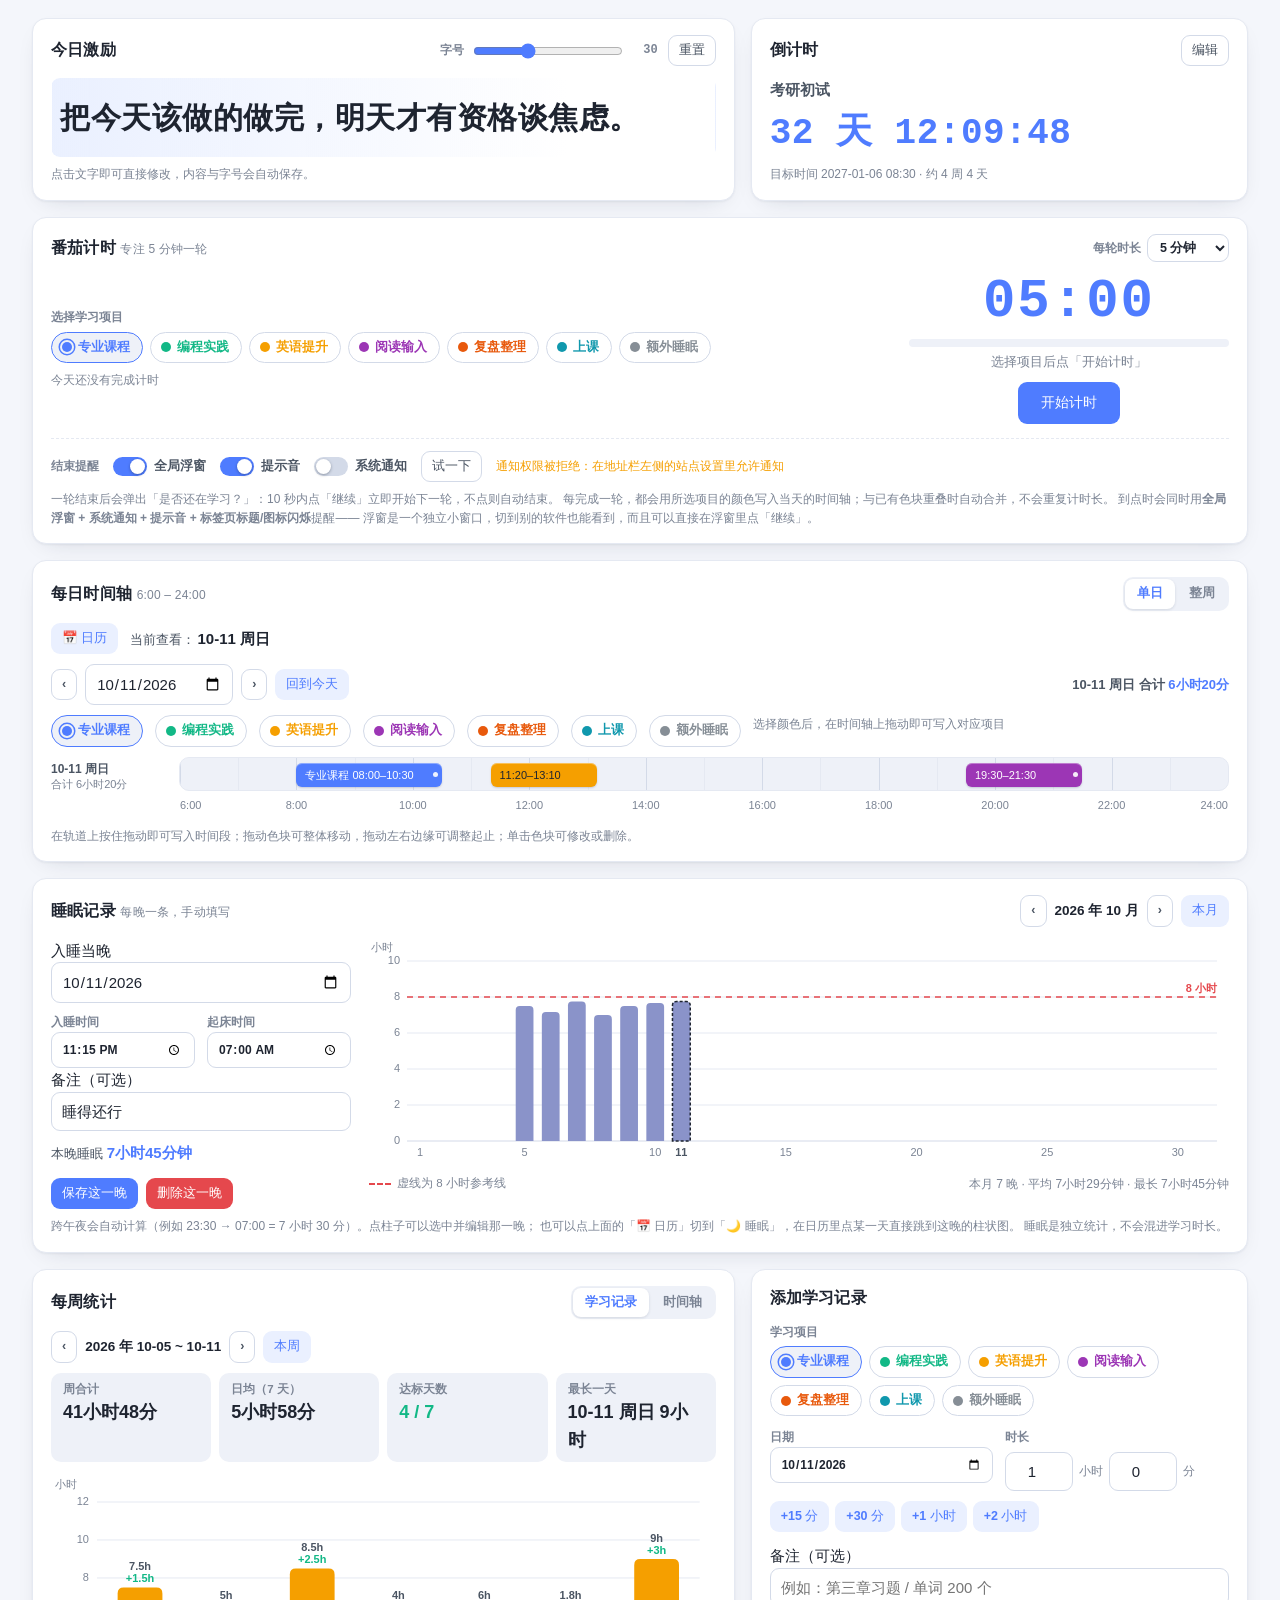
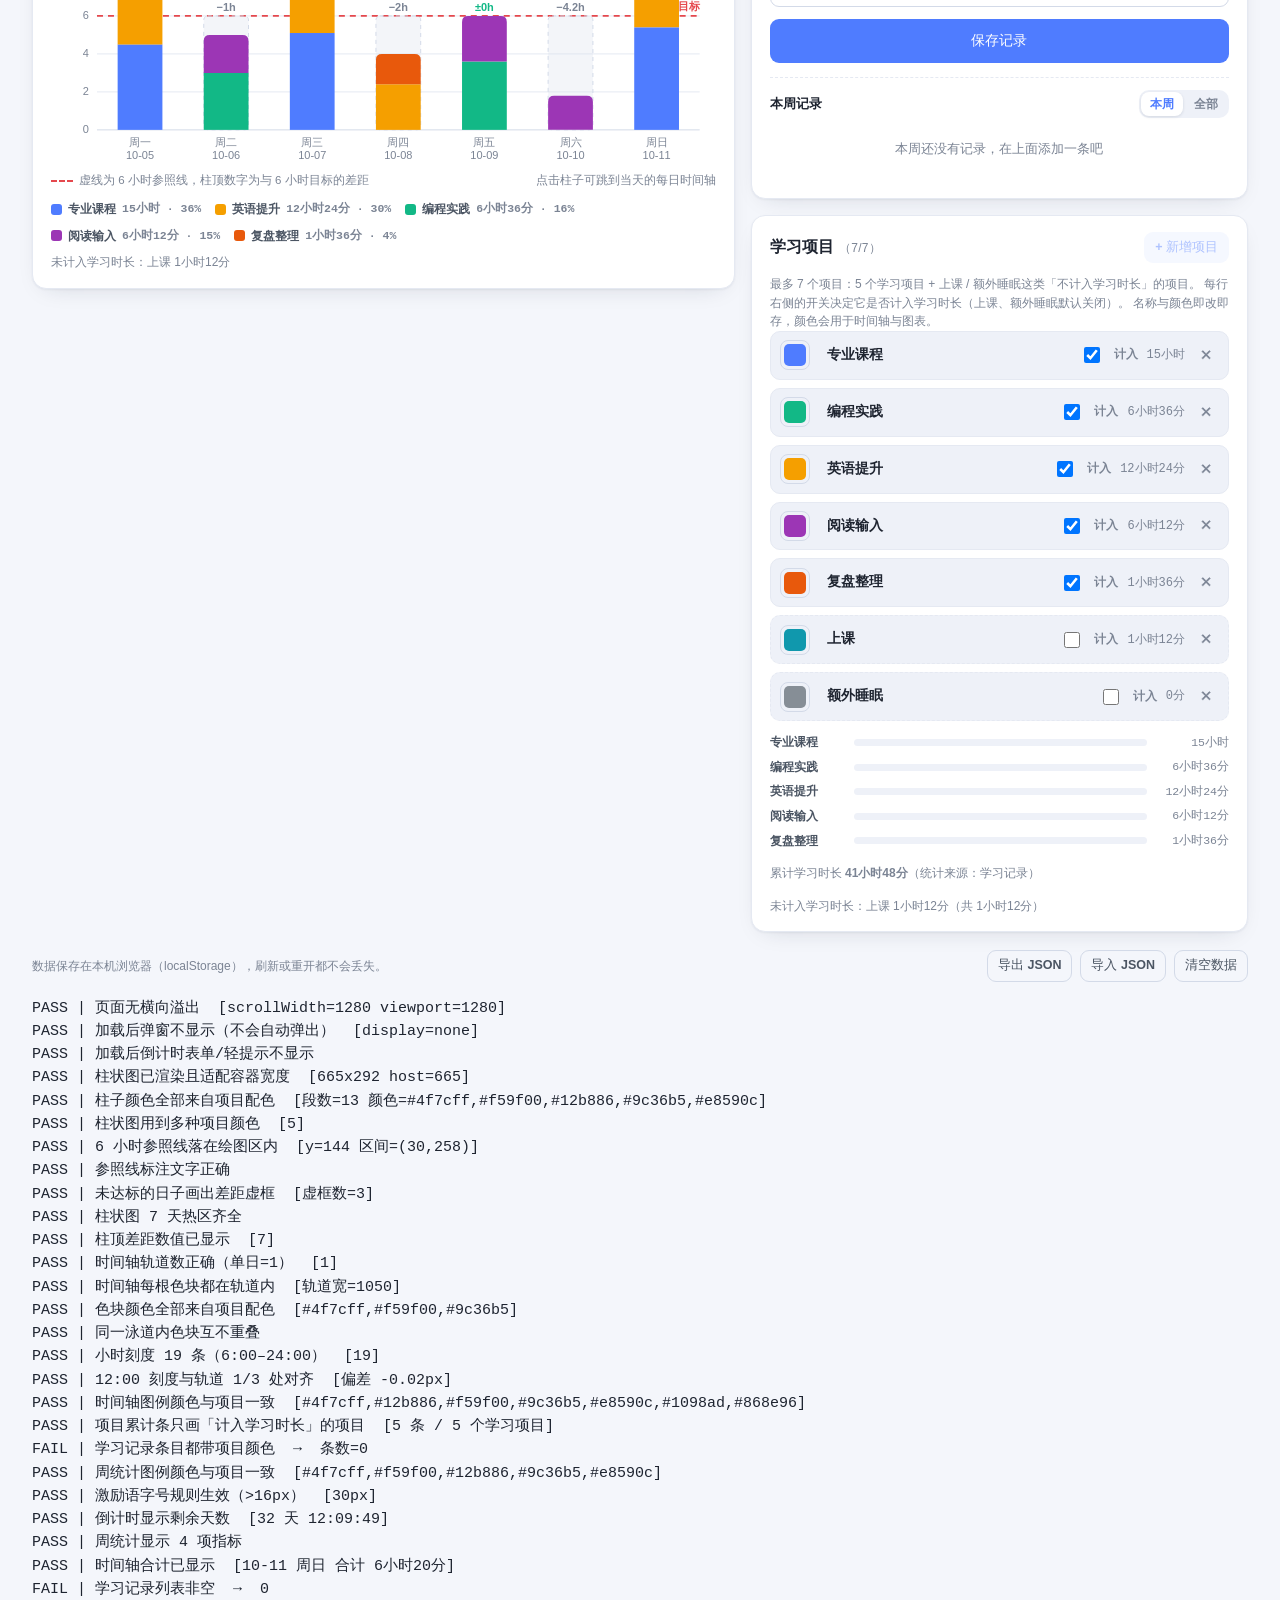
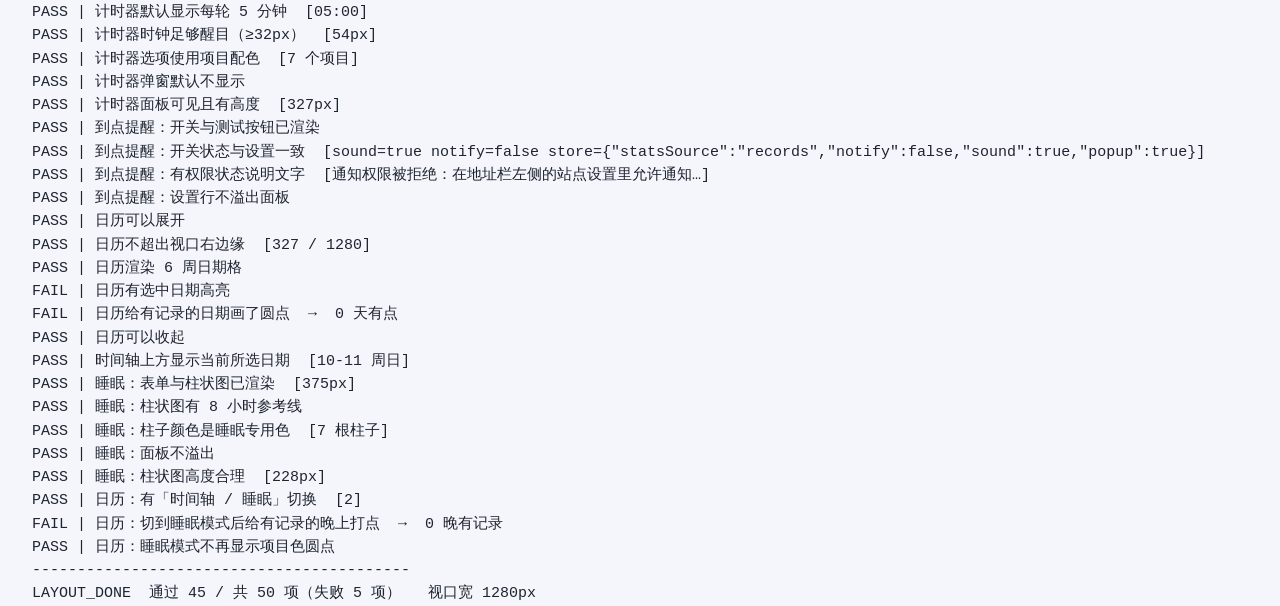
<file: tests/preview.html>
<!DOCTYPE html>
<html lang="zh-CN">
<head>
<meta charset="UTF-8">
<meta name="viewport" content="width=device-width, initial-scale=1">
<title>预览（示例数据）· 学习时长记录</title>
<link rel="icon" href="data:image/svg+xml,%3Csvg xmlns='http://www.w3.org/2000/svg' viewBox='0 0 32 32'%3E%3Crect width='32' height='32' rx='8' fill='%234f7cff'/%3E%3Cpath d='M9 21V13m5 8V9m5 12v-5' stroke='white' stroke-width='3' stroke-linecap='round'/%3E%3C/svg%3E">
<link rel="stylesheet" href="../css/styles.css">
</head>
<body>

<!-- ===== 顶部：激励语 + 倒计时 ===== -->
<header class="topbar">
  <section class="card quote-card">
    <div class="card-head">
      <h2 class="card-title">今日激励</h2>
      <div class="quote-tools">
        <label class="font-tool" title="调整激励语字号">
          <span>字号</span>
          <input type="range" id="quoteFontRange" min="16" max="56" step="1">
          <output id="quoteFontValue">28</output>
        </label>
        <button class="btn btn-ghost btn-sm" id="quoteReset" type="button" title="恢复默认激励语">重置</button>
      </div>
    </div>
    <div class="quote-text" id="quoteText" contenteditable="true" spellcheck="false"
         data-placeholder="点击这里写一句给自己的话…"></div>
    <p class="hint">点击文字即可直接修改，内容与字号会自动保存。</p>
  </section>

  <section class="card countdown-card">
    <div class="card-head">
      <h2 class="card-title">倒计时</h2>
      <button class="btn btn-ghost btn-sm" id="countdownEdit" type="button">编辑</button>
    </div>
    <div class="countdown-body" id="countdownBody">
      <div class="cd-title" id="cdTitle">—</div>
      <div class="cd-clock" id="cdClock">--</div>
      <div class="cd-sub" id="cdSub">点击「编辑」设置名称与目标日期</div>
    </div>
    <form class="popover-form" id="countdownForm" hidden>
      <label>名称
        <input type="text" id="cdTitleInput" maxlength="30" placeholder="例如：考研初试">
      </label>
      <label>目标日期
        <input type="datetime-local" id="cdTargetInput">
      </label>
      <div class="form-actions">
        <button class="btn btn-primary btn-sm" type="submit">保存</button>
        <button class="btn btn-ghost btn-sm" type="button" id="cdCancel">取消</button>
      </div>
    </form>
  </section>
</header>

<main class="layout">

  <!-- ===== 番茄计时器 ===== -->
  <section class="card span-12" id="panelTimer">
    <div class="card-head">
      <h2 class="card-title">番茄计时 <span class="muted-sm" id="timerRoundHint">专注 5 分钟一轮</span></h2>
      <div class="head-tools">
        <label class="timer-dur">每轮时长
          <select id="timerDuration" class="input input-inline">
            <option value="5" selected>5 分钟</option>
            <option value="10">10 分钟</option>
            <option value="15">15 分钟</option>
            <option value="25">25 分钟</option>
            <option value="45">45 分钟</option>
          </select>
        </label>
      </div>
    </div>

    <div class="timer-body">
      <div class="timer-left">
        <span class="field-label">选择学习项目</span>
        <div class="chips" id="timerProjects"></div>
        <p class="hint" id="timerToday">今天还没有完成计时</p>
      </div>

      <div class="timer-right">
        <div class="timer-clock" id="timerClock">05:00</div>
        <div class="timer-progress"><span id="timerBar"></span></div>
        <p class="timer-status" id="timerStatus">选择项目后点「开始计时」</p>
        <div class="timer-actions">
          <button class="btn btn-primary" id="timerStart" type="button">开始计时</button>
          <button class="btn btn-ghost" id="timerStop" type="button" hidden>停止</button>
        </div>
      </div>
    </div>

    <!-- 结束提醒：让你在别的软件里也能收到 -->
    <div class="timer-remind">
      <span class="field-label" style="margin:0">结束提醒</span>
      <label class="switch" title="到点弹一个独立的小窗口（全局浮窗，切到别的软件也看得见）">
        <input type="checkbox" id="timerPopup"><span>全局浮窗</span>
      </label>
      <label class="switch" title="到点响铃（浏览器在后台也能响）">
        <input type="checkbox" id="timerSound"><span>提示音</span>
      </label>
      <label class="switch" title="到点弹系统通知（Windows 右下角 / 通知中心）">
        <input type="checkbox" id="timerNotify"><span>系统通知</span>
      </label>
      <button class="btn btn-ghost btn-sm" id="timerTest" type="button" title="立刻试一次提醒">试一下</button>
      <span class="hint" id="timerNotifyState" style="margin:0"></span>
    </div>

    <p class="hint">一轮结束后会弹出「是否还在学习？」：10 秒内点「继续」立即开始下一轮，不点则自动结束。
      每完成一轮，都会用所选项目的颜色写入当天的时间轴；与已有色块重叠时自动合并，不会重复计时长。
      到点时会同时用<b>全局浮窗 + 系统通知 + 提示音 + 标签页标题/图标闪烁</b>提醒——
      浮窗是一个独立小窗口，切到别的软件也能看到，而且可以直接在浮窗里点「继续」。</p>
  </section>

  <!-- ===== 每日时间轴 ===== -->
  <section class="card span-12" id="panelTimeline">
    <div class="card-head">
      <h2 class="card-title">每日时间轴 <span class="muted-sm">6:00 – 24:00</span></h2>
      <div class="head-tools">
        <div class="seg" id="tlMode" role="group" aria-label="时间轴视图">
          <button type="button" class="seg-btn is-active" data-mode="day">单日</button>
          <button type="button" class="seg-btn" data-mode="week">整周</button>
        </div>
      </div>
    </div>

    <!-- 当前所选日期 + 日历调取 -->
    <div class="tl-dateline">
      <div class="cal-anchor">
        <button class="btn btn-soft btn-sm" id="calToggle" type="button" aria-expanded="false">📅 日历</button>
        <div class="calendar" id="calendar" hidden></div>
      </div>
      <span class="tl-dateline-now">当前查看：<b id="tlDateLabel">—</b></span>
    </div>

    <div class="tl-toolbar">
      <button class="btn btn-ghost btn-sm" id="tlPrev" type="button" title="前一天 / 前一周">‹</button>
      <input type="date" id="tlDate" class="input input-date">
      <button class="btn btn-ghost btn-sm" id="tlNext" type="button" title="后一天 / 后一周">›</button>
      <button class="btn btn-soft btn-sm" id="tlToday" type="button">回到今天</button>
      <span class="tl-total" id="tlTotal"></span>
    </div>

    <div class="tl-legend" id="tlLegend"></div>

    <div class="timeline-wrap">
      <div class="timeline" id="timeline"></div>
    </div>

    <p class="hint" id="tlHint">在轨道上按住拖动即可写入一个时间段；拖动色块可整体移动，拖动左右边缘可调整起止；单击色块可修改或删除。</p>
  </section>

  <!-- ===== 夜间睡眠记录 ===== -->
  <section class="card span-12" id="panelSleep">
    <div class="card-head">
      <h2 class="card-title">睡眠记录 <span class="muted-sm">每晚一条，手动填写</span></h2>
      <div class="head-tools">
        <button class="btn btn-ghost btn-sm" id="slPrevMonth" type="button" title="上个月">‹</button>
        <span class="week-label" id="slMonthLabel">—</span>
        <button class="btn btn-ghost btn-sm" id="slNextMonth" type="button" title="下个月">›</button>
        <button class="btn btn-soft btn-sm" id="slThisMonth" type="button">本月</button>
      </div>
    </div>

    <div class="sleep-body">
      <form class="sleep-form" id="sleepForm">
        <label class="field">入睡当晚
          <input type="date" id="slDate" class="input">
        </label>
        <div class="field-row">
          <label class="grow">入睡时间
            <input type="time" id="slBed" class="input" step="300">
          </label>
          <label class="grow">起床时间
            <input type="time" id="slWake" class="input" step="300">
          </label>
        </div>
        <label class="field">备注（可选）
          <input type="text" id="slNote" class="input" maxlength="40" placeholder="例如：睡得不错 / 半夜醒了">
        </label>
        <p class="sleep-dur">本晚睡眠 <b id="slDuration">—</b></p>
        <div class="form-actions">
          <button class="btn btn-primary btn-sm" id="slSave" type="submit">保存这一晚</button>
          <button class="btn btn-danger btn-sm" id="slDelete" type="button" hidden>删除这一晚</button>
        </div>
      </form>

      <div class="sleep-chart-wrap">
        <div class="sleep-chart" id="sleepChart"></div>
        <div class="chart-foot">
          <span class="ref-note"><i class="ref-line-demo"></i>虚线为 8 小时参考线</span>
          <span class="muted-sm" id="slSummary"></span>
        </div>
      </div>
    </div>

    <p class="hint">跨午夜会自动计算（例如 23:30 → 07:00 = 7 小时 30 分）。点柱子可以选中并编辑那一晚；
      也可以点上面的「📅 日历」切到「🌙 睡眠」，在日历里点某一天直接跳到这晚的柱状图。
      睡眠是独立统计，不会混进学习时长。</p>
  </section>

  <!-- ===== 每周统计 ===== -->
  <section class="card span-7" id="panelWeek">
    <div class="card-head">
      <h2 class="card-title">每周统计</h2>
      <div class="head-tools">
        <div class="seg" id="statsSource" role="group" aria-label="统计来源">
          <button type="button" class="seg-btn is-active" data-source="records">学习记录</button>
          <button type="button" class="seg-btn" data-source="timeline">时间轴</button>
        </div>
      </div>
    </div>

    <div class="tl-toolbar">
      <button class="btn btn-ghost btn-sm" id="wkPrev" type="button" title="上一周">‹</button>
      <span class="week-label" id="wkLabel">—</span>
      <button class="btn btn-ghost btn-sm" id="wkNext" type="button" title="下一周">›</button>
      <button class="btn btn-soft btn-sm" id="wkThis" type="button">本周</button>
    </div>

    <div class="summary" id="wkSummary"></div>
    <div class="chart-host" id="weekChart"></div>
    <div class="chart-foot">
      <span class="ref-note"><i class="ref-line-demo"></i>虚线为 6 小时参照线，柱顶数字为与 6 小时目标的差距</span>
      <span class="click-note">点击柱子可跳到当天的每日时间轴</span>
    </div>
    <div class="legend" id="wkLegend"></div>
  </section>

  <!-- ===== 右列：学习记录 + 学习项目 ===== -->
  <div class="side-col span-5">

    <section class="card" id="panelRecord">
      <div class="card-head">
        <h2 class="card-title" id="recFormTitle">添加学习记录</h2>
        <button class="btn btn-ghost btn-sm" id="recCancelEdit" type="button" hidden>取消编辑</button>
      </div>

      <form class="rec-form" id="recForm">
        <div class="field">
          <span class="field-label">学习项目</span>
          <div class="chips" id="recProjectChips"></div>
        </div>

        <div class="field field-row">
          <label class="grow">日期
            <input type="date" id="recDate" class="input">
          </label>
          <div class="grow">
            <span class="field-label">时长</span>
            <div class="dur-input">
              <input type="number" id="recHours" class="input" min="0" max="23" step="1" value="1" inputmode="numeric">
              <span class="unit">小时</span>
              <input type="number" id="recMinutes" class="input" min="0" max="59" step="5" value="0" inputmode="numeric">
              <span class="unit">分</span>
            </div>
          </div>
        </div>

        <div class="quick-dur">
          <button type="button" class="btn btn-soft btn-sm" data-add-min="15">+15 分</button>
          <button type="button" class="btn btn-soft btn-sm" data-add-min="30">+30 分</button>
          <button type="button" class="btn btn-soft btn-sm" data-add-min="60">+1 小时</button>
          <button type="button" class="btn btn-soft btn-sm" data-add-min="120">+2 小时</button>
        </div>

        <label class="field">备注（可选）
          <input type="text" id="recNote" class="input" maxlength="60" placeholder="例如：第三章习题 / 单词 200 个">
        </label>

        <button class="btn btn-primary btn-block" id="recSubmit" type="submit">保存记录</button>
      </form>

      <div class="rec-list-head">
        <span id="recListTitle">最近记录</span>
        <div class="seg seg-sm" id="recFilter" role="group" aria-label="记录筛选">
          <button type="button" class="seg-btn is-active" data-filter="week">本周</button>
          <button type="button" class="seg-btn" data-filter="all">全部</button>
        </div>
      </div>
      <ul class="rec-list" id="recList"></ul>
      <div class="rec-list-foot"><span id="recListSum" class="muted-sm"></span></div>
    </section>

    <section class="card" id="panelProjects">
      <div class="card-head">
        <h2 class="card-title">学习项目 <span class="muted-sm" id="projCount"></span></h2>
        <button class="btn btn-soft btn-sm" id="projAdd" type="button">+ 新增项目</button>
      </div>
      <p class="hint">最多 7 个项目：5 个学习项目 + 上课 / 额外睡眠这类「不计入学习时长」的项目。
        每行右侧的开关决定它是否计入学习时长（上课、额外睡眠默认关闭）。
        名称与颜色即改即存，颜色会用于时间轴与图表。</p>
      <div class="proj-list" id="projList"></div>
      <div class="proj-allday" id="projTotals"></div>
    </section>

  </div>
</main>

<footer class="footer">
  <span>数据保存在本机浏览器（localStorage），刷新或重开都不会丢失。</span>
  <div class="footer-actions">
    <button class="btn btn-ghost btn-sm" id="dataExport" type="button">导出 JSON</button>
    <button class="btn btn-ghost btn-sm" id="dataImport" type="button">导入 JSON</button>
    <button class="btn btn-ghost btn-sm danger" id="dataReset" type="button">清空数据</button>
    <input type="file" id="importFile" accept="application/json,.json" hidden>
  </div>
</footer>

<!-- ===== 时间段编辑器（浮层） ===== -->
<div class="modal-mask" id="blockModal" hidden>
  <div class="modal" role="dialog" aria-modal="true" aria-labelledby="blockModalTitle">
    <button class="modal-close" id="blockClose" type="button" title="关闭" aria-label="关闭">✕</button>
    <h3 id="blockModalTitle">编辑时间段</h3>
    <label>项目
      <div class="chips" id="blockProjectChips"></div>
    </label>
    <div class="field-row">
      <label class="grow">开始
        <input type="time" id="blockStart" class="input" step="300">
      </label>
      <label class="grow">结束
        <input type="time" id="blockEnd" class="input" step="300">
      </label>
    </div>
    <label>备注（可选）
      <input type="text" id="blockNote" class="input" maxlength="60" placeholder="例如：数学真题一套">
    </label>
    <p class="modal-err" id="blockErr" hidden></p>
    <div class="form-actions">
      <button class="btn btn-primary btn-sm" id="blockSave" type="button">保存</button>
      <button class="btn btn-danger btn-sm" id="blockDelete" type="button">删除</button>
      <button class="btn btn-ghost btn-sm" id="blockCancel" type="button">取消</button>
    </div>
  </div>
</div>

<!-- ===== 番茄计时：本轮结束询问（10 秒后自动结束） ===== -->
<div class="modal-mask" id="timerModal" hidden>
  <div class="modal timer-modal" role="dialog" aria-modal="true" aria-labelledby="timerModalTitle">
    <button class="modal-close" id="timerClose" type="button" title="关闭（结束计时）" aria-label="关闭">✕</button>
    <h3 id="timerModalTitle">本轮结束</h3>
    <p class="timer-modal-done" id="timerModalDone">—</p>
    <p class="timer-ask">是否还在学习？</p>
    <p class="timer-modal-sub">如果不操作，<b id="timerPromptLeft">10 秒</b>后自动结束本轮计时。</p>
    <div class="form-actions">
      <button class="btn btn-primary" id="timerContinue" type="button">继续</button>
      <button class="btn btn-ghost" id="timerEnd" type="button">结束</button>
    </div>
  </div>
</div>

<div class="toast" id="toast" hidden></div>
<div class="chart-tip" id="chartTip" hidden></div>


<script>
/* —— 预览页专用：内存版 localStorage + 示例数据（不会写入真实本地数据） —— */
(function () {
  var box = {};
  var mem = {
    getItem: function (k) { return Object.prototype.hasOwnProperty.call(box, k) ? box[k] : null; },
    setItem: function (k, v) { box[k] = String(v); },
    removeItem: function (k) { delete box[k]; },
    clear: function () { box = {}; },
    key: function () { return null; },
    length: 0
  };
  try {
    Object.defineProperty(window, 'localStorage', { value: mem, configurable: true });
  } catch (e) { window.localStorage = mem; }
  mem.setItem('study-tracker.state.v1', "{\"version\":1,\"quote\":{\"text\":\"把今天该做的做完，明天才有资格谈焦虑。\",\"fontSize\":30},\"countdown\":{\"title\":\"考研初试\",\"target\":\"2027-01-06T08:30\"},\"projects\":[{\"id\":\"p1\",\"name\":\"专业课程\",\"color\":\"#4f7cff\",\"countsAsStudy\":true},{\"id\":\"p2\",\"name\":\"编程实践\",\"color\":\"#12b886\",\"countsAsStudy\":true},{\"id\":\"p3\",\"name\":\"英语提升\",\"color\":\"#f59f00\",\"countsAsStudy\":true},{\"id\":\"p4\",\"name\":\"阅读输入\",\"color\":\"#9c36b5\",\"countsAsStudy\":true},{\"id\":\"p5\",\"name\":\"复盘整理\",\"color\":\"#e8590c\",\"countsAsStudy\":true},{\"id\":\"p6\",\"name\":\"上课\",\"color\":\"#1098ad\",\"countsAsStudy\":false},{\"id\":\"p7\",\"name\":\"额外睡眠\",\"color\":\"#868e96\",\"countsAsStudy\":false}],\"records\":[{\"id\":\"demo_r6a\",\"projectId\":\"p1\",\"date\":\"2026-10-11\",\"minutes\":324,\"note\":\"真题训练\",\"createdAt\":\"2026-10-11T10:17:06.770Z\"},{\"id\":\"demo_r6b\",\"projectId\":\"p3\",\"date\":\"2026-10-11\",\"minutes\":216,\"note\":\"\",\"createdAt\":\"2026-10-11T10:17:06.770Z\"},{\"id\":\"demo_r5a\",\"projectId\":\"p4\",\"date\":\"2026-10-10\",\"minutes\":108,\"note\":\"章节精读\",\"createdAt\":\"2026-10-11T10:17:06.770Z\"},{\"id\":\"demo_r5b\",\"projectId\":\"p6\",\"date\":\"2026-10-10\",\"minutes\":72,\"note\":\"\",\"createdAt\":\"2026-10-11T10:17:06.770Z\"},{\"id\":\"demo_r4a\",\"projectId\":\"p2\",\"date\":\"2026-10-09\",\"minutes\":216,\"note\":\"真题训练\",\"createdAt\":\"2026-10-11T10:17:06.770Z\"},{\"id\":\"demo_r4b\",\"projectId\":\"p4\",\"date\":\"2026-10-09\",\"minutes\":144,\"note\":\"\",\"createdAt\":\"2026-10-11T10:17:06.770Z\"},{\"id\":\"demo_r3a\",\"projectId\":\"p3\",\"date\":\"2026-10-08\",\"minutes\":144,\"note\":\"章节精读\",\"createdAt\":\"2026-10-11T10:17:06.770Z\"},{\"id\":\"demo_r3b\",\"projectId\":\"p5\",\"date\":\"2026-10-08\",\"minutes\":96,\"note\":\"\",\"createdAt\":\"2026-10-11T10:17:06.770Z\"},{\"id\":\"demo_r2a\",\"projectId\":\"p1\",\"date\":\"2026-10-07\",\"minutes\":306,\"note\":\"真题训练\",\"createdAt\":\"2026-10-11T10:17:06.770Z\"},{\"id\":\"demo_r2b\",\"projectId\":\"p3\",\"date\":\"2026-10-07\",\"minutes\":204,\"note\":\"\",\"createdAt\":\"2026-10-11T10:17:06.770Z\"},{\"id\":\"demo_r1a\",\"projectId\":\"p2\",\"date\":\"2026-10-06\",\"minutes\":180,\"note\":\"章节精读\",\"createdAt\":\"2026-10-11T10:17:06.770Z\"},{\"id\":\"demo_r1b\",\"projectId\":\"p4\",\"date\":\"2026-10-06\",\"minutes\":120,\"note\":\"\",\"createdAt\":\"2026-10-11T10:17:06.770Z\"},{\"id\":\"demo_r0a\",\"projectId\":\"p1\",\"date\":\"2026-10-05\",\"minutes\":270,\"note\":\"真题训练\",\"createdAt\":\"2026-10-11T10:17:06.770Z\"},{\"id\":\"demo_r0b\",\"projectId\":\"p3\",\"date\":\"2026-10-05\",\"minutes\":180,\"note\":\"\",\"createdAt\":\"2026-10-11T10:17:06.770Z\"}],\"timeline\":{\"2026-10-05\":[{\"id\":\"demo_b01\",\"projectId\":\"p1\",\"start\":450,\"end\":600,\"note\":\"上午专注\"},{\"id\":\"demo_b02\",\"projectId\":\"p3\",\"start\":650,\"end\":760,\"note\":\"\"},{\"id\":\"demo_b03\",\"projectId\":\"p4\",\"start\":1170,\"end\":1290,\"note\":\"晚间复盘\"}],\"2026-10-06\":[{\"id\":\"demo_b11\",\"projectId\":\"p2\",\"start\":455,\"end\":605,\"note\":\"上午专注\"},{\"id\":\"demo_b12\",\"projectId\":\"p4\",\"start\":655,\"end\":765,\"note\":\"\"}],\"2026-10-07\":[{\"id\":\"demo_b21\",\"projectId\":\"p1\",\"start\":460,\"end\":610,\"note\":\"上午专注\"},{\"id\":\"demo_b22\",\"projectId\":\"p3\",\"start\":660,\"end\":770,\"note\":\"\"},{\"id\":\"demo_b23\",\"projectId\":\"p4\",\"start\":1170,\"end\":1290,\"note\":\"晚间复盘\"}],\"2026-10-08\":[{\"id\":\"demo_b31\",\"projectId\":\"p3\",\"start\":465,\"end\":615,\"note\":\"上午专注\"},{\"id\":\"demo_b32\",\"projectId\":\"p5\",\"start\":665,\"end\":775,\"note\":\"\"}],\"2026-10-09\":[{\"id\":\"demo_b41\",\"projectId\":\"p2\",\"start\":470,\"end\":620,\"note\":\"上午专注\"},{\"id\":\"demo_b42\",\"projectId\":\"p4\",\"start\":670,\"end\":780,\"note\":\"\"},{\"id\":\"demo_b43\",\"projectId\":\"p4\",\"start\":1170,\"end\":1290,\"note\":\"晚间复盘\"}],\"2026-10-10\":[{\"id\":\"demo_b51\",\"projectId\":\"p4\",\"start\":475,\"end\":625,\"note\":\"上午专注\"},{\"id\":\"demo_b52\",\"projectId\":\"p6\",\"start\":675,\"end\":785,\"note\":\"\"}],\"2026-10-11\":[{\"id\":\"demo_b61\",\"projectId\":\"p1\",\"start\":480,\"end\":630,\"note\":\"上午专注\"},{\"id\":\"demo_b62\",\"projectId\":\"p3\",\"start\":680,\"end\":790,\"note\":\"\"},{\"id\":\"demo_b63\",\"projectId\":\"p4\",\"start\":1170,\"end\":1290,\"note\":\"晚间复盘\"}]},\"timer\":{\"projectId\":null,\"durationMin\":5,\"status\":\"idle\",\"round\":1,\"roundStart\":null,\"promptUntil\":null},\"timerLog\":[],\"sleep\":{\"2026-10-05\":{\"bed\":1410,\"wake\":420,\"duration\":450,\"note\":\"睡得还行\"},\"2026-10-06\":{\"bed\":20,\"wake\":450,\"duration\":430,\"note\":\"\"},\"2026-10-07\":{\"bed\":1380,\"wake\":405,\"duration\":465,\"note\":\"\"},\"2026-10-08\":{\"bed\":60,\"wake\":480,\"duration\":420,\"note\":\"睡得还行\"},\"2026-10-09\":{\"bed\":1425,\"wake\":435,\"duration\":450,\"note\":\"\"},\"2026-10-10\":{\"bed\":1370,\"wake\":390,\"duration\":460,\"note\":\"\"},\"2026-10-11\":{\"bed\":1395,\"wake\":420,\"duration\":465,\"note\":\"睡得还行\"}},\"settings\":{\"statsSource\":\"records\",\"notify\":true,\"sound\":true,\"popup\":true},\"ui\":{\"tlMode\":\"day\",\"tlDate\":\"2026-10-11\",\"weekAnchor\":\"2026-10-11\",\"recFilter\":\"week\",\"recProjectId\":null,\"tlProjectId\":null,\"sleepDate\":\"2026-10-11\"}}");
})();
</script>

<script src="../js/util.js"></script>
<script src="../js/stats.js"></script>
<script src="../js/store.js"></script>
<script src="../js/chart.js"></script>
<script src="../js/timeline.js"></script>
<script src="../js/calendar.js"></script>
<script src="../js/notify.js"></script>
<script src="../js/app.js"></script>

<script>
window.addEventListener('load', function () { setTimeout(runLayoutCheck, 60); });

function runLayoutCheck() {
  var out = [], pass = 0, fail = 0;
  function check(label, cond, extra) {
    if (cond) { pass++; out.push('PASS | ' + label + (extra ? '  [' + extra + ']' : '')); }
    else { fail++; out.push('FAIL | ' + label + (extra ? '  →  ' + extra : '')); }
  }
  function q(s) { return document.querySelector(s); }
  function qa(s) { return Array.prototype.slice.call(document.querySelectorAll(s)); }
  function toHex(c) {
    var m = /rgba?\((\d+),\s*(\d+),\s*(\d+)/.exec(c || '');
    if (!m) return (c || '').toLowerCase();
    return '#' + [1, 2, 3].map(function (i) {
      var v = parseInt(m[i], 10).toString(16);
      return v.length < 2 ? '0' + v : v;
    }).join('');
  }
  function rect(e) { return e.getBoundingClientRect(); }

  var state = window.StudyStore.get();
  var colors = state.projects.map(function (p) { return p.color.toLowerCase(); });
  var vw = window.innerWidth;

  /* 1. 页面不应出现横向滚动条 */
  var de = document.documentElement;
  check('页面无横向溢出', de.scrollWidth <= vw + 1, 'scrollWidth=' + de.scrollWidth + ' viewport=' + vw);

  /* 1b. 浮层默认必须是隐藏的（hidden 属性要真的生效） */
  check('加载后弹窗不显示（不会自动弹出）',
    q('#blockModal').hidden === true && getComputedStyle(q('#blockModal')).display === 'none',
    'display=' + getComputedStyle(q('#blockModal')).display);
  check('加载后倒计时表单/轻提示不显示',
    getComputedStyle(q('#countdownForm')).display === 'none' &&
    getComputedStyle(q('#toast')).display === 'none');

  /* 2. 柱状图 */
  var svg = q('#weekChart svg');
  var svgRect = svg ? rect(svg) : null;
  var hostW = q('#weekChart').clientWidth;
  check('柱状图已渲染且适配容器宽度',
    !!svg && svgRect.width >= Math.min(280, hostW) - 1 && svgRect.width <= hostW + 1 &&
    svgRect.height > 180,
    svgRect ? Math.round(svgRect.width) + 'x' + Math.round(svgRect.height) + ' host=' + hostW : 'no svg');

  var segs = qa('#weekChart .bar-seg');
  var segColors = segs.map(function (s) { return (s.getAttribute('fill') || '').toLowerCase(); });
  check('柱子颜色全部来自项目配色',
    segs.length > 0 && segColors.every(function (c) { return colors.indexOf(c) !== -1; }),
    '段数=' + segs.length + ' 颜色=' + Array.from(new Set(segColors)).join(','));
  check('柱状图用到多种项目颜色', new Set(segColors).size >= 2, String(new Set(segColors).size));

  var refLine = q('#weekChart .ref-line');
  var refY = refLine ? parseFloat(refLine.getAttribute('y1')) : NaN;
  var plotTop = 30, plotBottom = svg ? parseFloat(svg.getAttribute('height')) - 34 : 0;
  check('6 小时参照线落在绘图区内', !!refLine && refY > plotTop && refY < plotBottom,
    'y=' + refY + ' 区间=(' + plotTop + ',' + plotBottom + ')');
  check('参照线标注文字正确', q('#weekChart .ref-label') && q('#weekChart .ref-label').textContent === '6 小时目标');
  check('未达标的日子画出差距虚框', qa('#weekChart .goal-ghost').length >= 1,
    '虚框数=' + qa('#weekChart .goal-ghost').length);
  check('柱状图 7 天热区齐全', qa('#weekChart .band-hit').length === 7);
  check('柱顶差距数值已显示', qa('#weekChart .diff-text').length === 7, String(qa('#weekChart .diff-text').length));

  /* 3. 时间轴 */
  var tracks = qa('.tl-track');
  check('时间轴轨道数正确（单日=1）', tracks.length === 1, String(tracks.length));
  var track = tracks[0];
  var tr = rect(track);
  check('时间轴每根色块都在轨道内', qa('.tl-block').every(function (b) {
    var br = rect(b);
    return br.left >= tr.left - 1 && br.right <= tr.right + 1;
  }), '轨道宽=' + Math.round(tr.width));

  var blkColors = qa('.tl-block').map(function (b) { return toHex(getComputedStyle(b).backgroundColor); });
  check('色块颜色全部来自项目配色',
    blkColors.length > 0 && blkColors.every(function (c) { return colors.indexOf(c) !== -1; }),
    Array.from(new Set(blkColors)).join(','));

  /* 同一条泳道内不应重叠（重叠的时间段已自动分泳道） */
  var lanes = {};
  qa('.tl-block').forEach(function (b) {
    var key = b.style.top;
    (lanes[key] = lanes[key] || []).push(rect(b));
  });
  var overlap = false;
  Object.keys(lanes).forEach(function (k) {
    var list = lanes[k].sort(function (a, b) { return a.left - b.left; });
    for (var i = 1; i < list.length; i++) if (list[i].left < list[i - 1].right - 0.5) overlap = true;
  });
  check('同一泳道内色块互不重叠', !overlap);

  check('小时刻度 19 条（6:00–24:00）', qa('.tl-grid').length && qa('.tl-row .tl-tick').length === 19,
    String(qa('.tl-row .tl-tick').length));

  var label12 = qa('.tl-axis span').filter(function (s) { return s.textContent === '12:00'; })[0];
  if (label12) {
    var lr = rect(label12), axisR = rect(q('.tl-axis'));
    var want = axisR.left + axisR.width / 3;
    check('12:00 刻度与轨道 1/3 处对齐', Math.abs(lr.left + lr.width / 2 - want) <= 2,
      '偏差 ' + (lr.left + lr.width / 2 - want).toFixed(2) + 'px');
  } else {
    check('12:00 刻度与轨道 1/3 处对齐', false, '未找到 12:00 刻度');
  }

  /* 4. 配色一致性 */
  var dots = qa('.tl-legend .chip .dot').map(function (d) { return toHex(getComputedStyle(d).backgroundColor); });
  check('时间轴图例颜色与项目一致',
    dots.length === colors.length && dots.every(function (c) { return colors.indexOf(c) !== -1; }), dots.join(','));
  var bars = qa('.pbar .fill').map(function (f) { return toHex(getComputedStyle(f).backgroundColor); });
  var studyProjects = state.projects.filter(function (p) { return p.countsAsStudy !== false; });
  check('项目累计条只画「计入学习时长」的项目',
    bars.length === studyProjects.length && bars.every(function (c) { return colors.indexOf(c) !== -1; }),
    bars.length + ' 条 / ' + studyProjects.length + ' 个学习项目');
  var recBars = qa('.rec-bar').map(function (f) { return toHex(getComputedStyle(f).backgroundColor); });
  check('学习记录条目都带项目颜色',
    recBars.length > 0 && recBars.every(function (c) { return colors.indexOf(c) !== -1; }),
    '条数=' + recBars.length);
  var swatches = qa('#wkLegend .sw').map(function (f) { return toHex(getComputedStyle(f).backgroundColor); });
  check('周统计图例颜色与项目一致',
    swatches.length > 0 && swatches.every(function (c) { return colors.indexOf(c) !== -1; }), swatches.join(','));

  /* 5. 文字与信息 */
  check('激励语字号规则生效（>16px）',
    parseFloat(getComputedStyle(q('#quoteText')).fontSize) > 16,
    getComputedStyle(q('#quoteText')).fontSize);
  check('倒计时显示剩余天数', /天|已过去/.test(q('#cdClock').textContent), q('#cdClock').textContent);
  check('周统计显示 4 项指标', qa('#wkSummary .stat').length === 4);
  check('时间轴合计已显示', /合计/.test(q('#tlTotal').textContent), q('#tlTotal').textContent.trim());
  check('学习记录列表非空', qa('.rec-item').length > 0, String(qa('.rec-item').length));

  /* 6. 番茄计时器与日历（新功能） */
  var clock = q('#timerClock');
  check('计时器默认显示每轮 5 分钟', clock.textContent === '05:00', clock.textContent);
  check('计时器时钟足够醒目（≥32px）', parseFloat(getComputedStyle(clock).fontSize) >= 32,
    getComputedStyle(clock).fontSize);
  check('计时器选项使用项目配色',
    qa('#timerProjects .chip .dot').map(function (d) { return toHex(getComputedStyle(d).backgroundColor); })
      .every(function (c) { return colors.indexOf(c) !== -1; }),
    qa('#timerProjects .chip').length + ' 个项目');
  check('计时器弹窗默认不显示',
    q('#timerModal').hidden === true && getComputedStyle(q('#timerModal')).display === 'none');
  check('计时器面板可见且有高度', rect(q('#panelTimer')).height > 120,
    Math.round(rect(q('#panelTimer')).height) + 'px');
  check('到点提醒：开关与测试按钮已渲染',
    !!q('#timerSound') && !!q('#timerNotify') && !!q('#timerTest') &&
    rect(q('#timerSound')).width > 10 && rect(q('#timerTest')).width > 10);
  check('到点提醒：开关状态与设置一致',
    q('#timerSound').checked === state.settings.sound &&
    q('#timerNotify').checked === state.settings.notify,
    'sound=' + q('#timerSound').checked + ' notify=' + q('#timerNotify').checked +
    ' store=' + JSON.stringify(state.settings));
  check('到点提醒：有权限状态说明文字', q('#timerNotifyState').textContent.length > 4,
    q('#timerNotifyState').textContent.slice(0, 40) + '…');
  check('到点提醒：设置行不溢出面板',
    rect(q('.timer-remind')).right <= rect(q('#panelTimer')).right + 1);

  q('#calToggle').click();
  var calVisible = getComputedStyle(q('#calendar')).display !== 'none';
  check('日历可以展开', calVisible);
  if (calVisible) {
    var calRect = rect(q('#calendar'));
    check('日历不超出视口右边缘', calRect.right <= vw + 1, Math.round(calRect.right) + ' / ' + vw);
    check('日历渲染 6 周日期格', qa('#calendar .cal-day').length === 42);
    check('日历有选中日期高亮', !!q('#calendar .cal-day.is-selected'));
    var withDots = qa('#calendar .cal-day .cal-dots').length;
    check('日历给有记录的日期画了圆点', withDots >= 1, withDots + ' 天有点');
    q('#calToggle').click();
    check('日历可以收起', getComputedStyle(q('#calendar')).display === 'none');
  }
  check('时间轴上方显示当前所选日期', !!q('#tlDateLabel').textContent &&
    q('#tlDateLabel').textContent.indexOf('-') > 0, q('#tlDateLabel').textContent);

  /* 6b. 睡眠面板 */
  check('睡眠：表单与柱状图已渲染', !!q('#sleepForm') && !!q('#sleepChart svg') &&
    rect(q('#panelSleep')).height > 150, Math.round(rect(q('#panelSleep')).height) + 'px');
  check('睡眠：柱状图有 8 小时参考线',
    !!q('#sleepChart .ref-line') && /8 小时/.test(q('#sleepChart .ref-label').textContent));
  check('睡眠：柱子颜色是睡眠专用色',
    qa('#sleepChart .sleep-bar').every(function (b) {
      var f = (b.getAttribute('fill') || '').toLowerCase();
      return f === '#5f6caf' || f === '#8a93c9';
    }), qa('#sleepChart .sleep-bar').length + ' 根柱子');
  check('睡眠：面板不溢出', rect(q('#panelSleep')).right <= vw + 1);
  check('睡眠：柱状图高度合理', rect(q('#sleepChart svg')).height > 120,
    Math.round(rect(q('#sleepChart svg')).height) + 'px');

  /* 6c. 日历的「时间轴 / 睡眠」切换 */
  q('#calToggle').click();
  var modeBtns = qa('#calendar .cal-mode .seg-btn');
  check('日历：有「时间轴 / 睡眠」切换', modeBtns.length === 2, String(modeBtns.length));
  var sleepBtn = q('#calendar .cal-mode .seg-btn[data-calmode="sleep"]');
  if (sleepBtn) {
    sleepBtn.click();
    check('日历：切到睡眠模式后给有记录的晚上打点',
      qa('#calendar .cal-day.has-sleep').length >= 1,
      qa('#calendar .cal-day.has-sleep').length + ' 晚有记录');
    check('日历：睡眠模式不再显示项目色圆点',
      qa('#calendar .cal-day .cal-dots:not(.cal-sleep-dot)').length === 0);
    q('#calendar .cal-mode .seg-btn[data-calmode="timeline"]').click();
  }
  q('#calToggle').click();

  /* 7. 窄屏下应该纵向堆叠而不是被挤扁 */
  if (vw < 700) {
    var wk = rect(q('#panelWeek')), rec = rect(q('#panelRecord'));
    check('窄屏下面板纵向堆叠', Math.abs(wk.left - rec.left) < 2 && rec.top > wk.top,
      'panelWeek.left=' + Math.round(wk.left) + ' panelRecord.left=' + Math.round(rec.left));
    check('窄屏下卡片占满宽度', wk.width >= vw - 40, Math.round(wk.width) + ' / ' + vw);
  }

  var pre = document.createElement('pre');
  pre.id = 'layoutResults';
  pre.textContent = out.join('\n') + '\n' +
    '------------------------------------------\n' +
    'LAYOUT_DONE  通过 ' + pass + ' / 共 ' + (pass + fail) + ' 项' +
    (fail ? '（失败 ' + fail + ' 项）' : '') + '   视口宽 ' + vw + 'px';
  document.body.appendChild(pre);
}
</script>
</body>
</html>
</file>
<file: css/styles.css>
/* ============================================================
   学习时长记录 · 样式
   结构：1) 变量与基础  2) 通用组件  3) 顶部卡片
        4) 时间轴  5) 柱状图  6) 记录与项目  7) 浮层与响应式
   ============================================================ */

/* ---------- 1. 变量与基础 ---------- */
:root {
  --bg: #f4f6fb;
  --bg-soft: #eef1f8;
  --card: #ffffff;
  --text: #1e2430;
  --text-soft: #4b5563;
  --muted: #7b8494;
  --line: #e5e9f2;
  --line-strong: #d3dae8;
  --primary: #4f7cff;
  --primary-soft: #eaf0ff;
  --danger: #e5484d;
  --ok: #12b886;
  --warn: #f59f00;
  --shadow: 0 1px 2px rgba(24, 32, 55, .05), 0 8px 24px -14px rgba(24, 32, 55, .22);
  --radius: 14px;
  --radius-sm: 9px;
  --lane-h: 24px;
  --quote-font: 28px;
  --mono: ui-monospace, SFMono-Regular, "JetBrains Mono", Consolas, "Courier New", monospace;
}

@media (prefers-color-scheme: dark) {
  :root {
    --bg: #12151c;
    --bg-soft: #171b24;
    --card: #1a1f29;
    --text: #e8ecf4;
    --text-soft: #c0c7d4;
    --muted: #8d97a8;
    --line: #2a3140;
    --line-strong: #3a4354;
    --primary: #6f95ff;
    --primary-soft: #22304f;
    --shadow: 0 1px 2px rgba(0, 0, 0, .35), 0 8px 26px -16px rgba(0, 0, 0, .7);
  }
}

* { box-sizing: border-box; }

/* hidden 属性必须真的隐藏元素。
   注意：元素自身的 display 规则（例如 .modal-mask 的 display:flex）会覆盖浏览器默认的
   [hidden]{display:none}，导致「设了 hidden 却还显示」。这里统一兜底，避免再次踩坑。 */
[hidden] { display: none !important; }

html, body { height: 100%; }

body {
  margin: 0;
  padding: 18px clamp(12px, 3vw, 32px) 28px;
  background: var(--bg);
  color: var(--text);
  font: 15px/1.55 -apple-system, BlinkMacSystemFont, "Segoe UI", "PingFang SC",
        "Hiragino Sans GB", "Microsoft YaHei", "Source Han Sans SC", sans-serif;
  -webkit-font-smoothing: antialiased;
}

h1, h2, h3 { margin: 0; font-weight: 650; }
button, input, select, textarea { font: inherit; color: inherit; }
button { cursor: pointer; }

.muted-sm { color: var(--muted); font-size: 12px; font-weight: 500; }
.hint { margin: 8px 0 0; color: var(--muted); font-size: 12px; }

/* ---------- 2. 通用组件 ---------- */
.card {
  background: var(--card);
  border: 1px solid var(--line);
  border-radius: var(--radius);
  box-shadow: var(--shadow);
  padding: 16px 18px;
  min-width: 0;
}

.card-head {
  display: flex;
  align-items: center;
  justify-content: space-between;
  gap: 12px;
  flex-wrap: wrap;
  margin-bottom: 12px;
}

.card-title { font-size: 16px; letter-spacing: .2px; }
.head-tools { display: flex; align-items: center; gap: 8px; flex-wrap: wrap; }

.btn {
  border: 1px solid transparent;
  border-radius: var(--radius-sm);
  padding: 7px 13px;
  background: var(--bg-soft);
  color: var(--text);
  font-size: 13px;
  font-weight: 550;
  transition: filter .15s, background .15s, border-color .15s, transform .06s;
}
.btn:hover { filter: brightness(.97); }
.btn:active { transform: translateY(1px); }
.btn:disabled { opacity: .45; cursor: not-allowed; }
.btn-sm { padding: 5px 10px; font-size: 12.5px; }
.btn-block { display: block; width: 100%; padding: 10px; font-size: 14px; }
.btn-primary { background: var(--primary); color: #fff; }
.btn-soft { background: var(--primary-soft); color: var(--primary); }
.btn-ghost { background: transparent; border-color: var(--line-strong); color: var(--text-soft); }
.btn-danger { background: var(--danger); color: #fff; }
.btn.danger:hover { color: var(--danger); border-color: var(--danger); }

.seg {
  display: inline-flex;
  padding: 2px;
  background: var(--bg-soft);
  border-radius: 10px;
  gap: 2px;
}
.seg-btn {
  border: 0;
  background: transparent;
  color: var(--muted);
  padding: 5px 12px;
  border-radius: 8px;
  font-size: 12.5px;
  font-weight: 600;
}
.seg-btn.is-active { background: var(--card); color: var(--primary); box-shadow: 0 1px 3px rgba(20, 30, 60, .12); }
.seg-sm .seg-btn { padding: 3px 9px; font-size: 12px; }

.input {
  width: 100%;
  padding: 7px 10px;
  border: 1px solid var(--line-strong);
  border-radius: var(--radius-sm);
  background: var(--card);
  color: var(--text);
}
.input:focus-visible, .seg-btn:focus-visible, .btn:focus-visible,
.quote-text:focus-visible, .chips button:focus-visible {
  outline: 2px solid var(--primary);
  outline-offset: 1px;
}
.input-date { width: auto; min-width: 148px; }
.input-inline { width: auto; padding: 5px 8px; font-size: 12.5px; }

.field { display: block; margin-bottom: 12px; }
.field > label, label.field { display: block; }
.field-label { display: block; font-size: 12px; color: var(--muted); margin-bottom: 5px; font-weight: 600; }
.field-row { display: flex; gap: 12px; }
.field-row .grow { flex: 1 1 0; min-width: 0; }
label.grow, .field-row label { font-size: 12px; color: var(--muted); font-weight: 600; }

.chips { display: flex; flex-wrap: wrap; gap: 7px; margin-top: 4px; }
.chip {
  display: inline-flex;
  align-items: center;
  gap: 6px;
  border: 1px solid var(--line-strong);
  background: var(--card);
  border-radius: 999px;
  padding: 5px 12px 5px 10px;
  font-size: 12.5px;
  font-weight: 600;
  color: var(--text-soft);
  transition: border-color .15s, background .15s, color .15s;
}
.chip .dot { width: 10px; height: 10px; border-radius: 50%; flex: none; }
.chip.is-active { color: var(--text); border-color: currentColor; background: var(--bg-soft); }
.chip.is-active .dot { box-shadow: 0 0 0 2px var(--bg-soft), 0 0 0 3.5px currentColor; }

.form-actions { display: flex; gap: 8px; margin-top: 14px; flex-wrap: wrap; }
.popover-form { margin-top: 12px; border-top: 1px dashed var(--line); padding-top: 12px; }
.popover-form label { display: block; font-size: 12px; color: var(--muted); font-weight: 600; margin-bottom: 10px; }
.popover-form .input { margin-top: 4px; }

/* ---------- 3. 顶部卡片 ---------- */
.topbar {
  display: grid;
  grid-template-columns: repeat(12, 1fr);
  gap: 16px;
  margin-bottom: 16px;
}
.quote-card { grid-column: span 7; display: flex; flex-direction: column; }
.countdown-card { grid-column: span 5; display: flex; flex-direction: column; }

.quote-tools { display: flex; align-items: center; gap: 10px; }
.font-tool { display: flex; align-items: center; gap: 7px; font-size: 12px; color: var(--muted); font-weight: 600; }
.font-tool input[type="range"] { width: clamp(90px, 12vw, 150px); accent-color: var(--primary); }
.font-tool output { font-family: var(--mono); font-size: 12px; min-width: 26px; text-align: right; }

.quote-text {
  flex: 1;
  min-height: 76px;
  display: flex;
  align-items: center;
  font-size: var(--quote-font);
  font-weight: 700;
  line-height: 1.4;
  letter-spacing: .5px;
  padding: 6px 8px;
  border-radius: var(--radius-sm);
  border: 1px dashed transparent;
  background: linear-gradient(90deg, var(--primary-soft), transparent 78%);
  transition: border-color .15s, background .15s;
  word-break: break-word;
  white-space: pre-wrap;
}
.quote-text:hover { border-color: var(--line-strong); }
.quote-text:empty::before { content: attr(data-placeholder); color: var(--muted); font-weight: 500; }

.countdown-body { flex: 1; display: flex; flex-direction: column; justify-content: center; gap: 4px; }
.cd-title { font-size: 15px; font-weight: 700; color: var(--text-soft); }
.cd-clock {
  font-family: var(--mono);
  font-size: clamp(24px, 3.4vw, 36px);
  font-weight: 700;
  letter-spacing: .5px;
  color: var(--primary);
  font-variant-numeric: tabular-nums;
}
.cd-clock.is-over { color: var(--warn); font-size: clamp(20px, 2.6vw, 28px); }
.cd-sub { font-size: 12px; color: var(--muted); }

/* ---------- 3b. 番茄计时器 ---------- */
.timer-dur { display: flex; align-items: center; gap: 6px; font-size: 12px; color: var(--muted); font-weight: 600; }

.timer-body {
  display: flex;
  flex-wrap: wrap;
  align-items: center;
  gap: 16px;
}
.timer-left { flex: 1 1 280px; min-width: 0; }
.timer-right {
  flex: 0 1 320px;
  margin-left: auto;
  min-width: 240px;
  text-align: center;
}

.timer-clock {
  font-family: var(--mono);
  font-size: clamp(34px, 6vw, 54px);
  font-weight: 800;
  line-height: 1.05;
  letter-spacing: 2px;
  font-variant-numeric: tabular-nums;
  color: var(--primary);
  transition: color .2s;
}
.timer-clock.is-running { animation: timerPulse 2s ease-in-out infinite; }
@keyframes timerPulse {
  0%, 100% { opacity: 1; }
  50% { opacity: .72; }
}
.timer-progress {
  height: 8px;
  margin: 8px 0 6px;
  background: var(--bg-soft);
  border-radius: 999px;
  overflow: hidden;
}
.timer-progress > span {
  display: block;
  height: 100%;
  width: 0;
  border-radius: 999px;
  background: var(--primary);
  transition: width .95s linear, background .2s;
}
.timer-status { margin: 0 0 10px; font-size: 12.5px; color: var(--muted); min-height: 18px; }
.timer-actions { display: flex; gap: 8px; justify-content: center; }
.timer-actions .btn { padding: 9px 22px; font-size: 14px; }

/* 结束提醒设置行 */
.timer-remind {
  display: flex;
  align-items: center;
  gap: 14px;
  flex-wrap: wrap;
  margin-top: 14px;
  padding-top: 12px;
  border-top: 1px dashed var(--line);
}
.switch {
  display: inline-flex;
  align-items: center;
  gap: 7px;
  font-size: 12.5px;
  font-weight: 600;
  color: var(--text-soft);
  cursor: pointer;
  user-select: none;
}
.switch input {
  appearance: none;
  -webkit-appearance: none;
  width: 34px;
  height: 19px;
  margin: 0;
  border-radius: 999px;
  background: var(--line-strong);
  position: relative;
  cursor: pointer;
  transition: background .18s;
  flex: none;
}
.switch input::after {
  content: "";
  position: absolute;
  top: 2px; left: 2px;
  width: 15px; height: 15px;
  border-radius: 50%;
  background: #fff;
  box-shadow: 0 1px 3px rgba(15, 22, 40, .35);
  transition: transform .18s;
}
.switch input:checked { background: var(--primary); }
.switch input:checked::after { transform: translateX(15px); }
.switch input:focus-visible { outline: 2px solid var(--primary); outline-offset: 2px; }
.switch input:disabled { opacity: .5; cursor: not-allowed; }
#timerNotifyState { color: var(--muted); font-size: 12px; }
#timerNotifyState.is-warn { color: var(--warn); }

.timer-modal-done { margin: 0 0 10px; font-size: 13px; color: var(--text-soft); }
.timer-ask { margin: 0 0 8px; font-size: 18px; font-weight: 750; letter-spacing: .5px; }
.timer-modal-sub { margin: 0; font-size: 12.5px; color: var(--muted); }
.timer-modal-sub b { color: var(--primary); font-family: var(--mono); }

/* ---------- 3c. 日期行与迷你日历 ---------- */
.tl-dateline {
  display: flex;
  align-items: center;
  gap: 12px;
  flex-wrap: wrap;
  margin-bottom: 10px;
}
.tl-dateline-now { font-size: 13px; color: var(--text-soft); }
.tl-dateline-now b {
  font-size: 15px;
  color: var(--text);
  font-variant-numeric: tabular-nums;
  margin-left: 2px;
}
.tl-dateline-now b.is-today { color: var(--primary); }

.cal-anchor { position: relative; display: inline-block; }
.calendar {
  position: absolute;
  top: calc(100% + 6px);
  left: 0;
  z-index: 40;
  width: 276px;
  padding: 10px;
  background: var(--card);
  border: 1px solid var(--line);
  border-radius: 12px;
  box-shadow: 0 18px 40px -18px rgba(10, 16, 30, .45);
}
.cal-head { display: flex; align-items: center; justify-content: space-between; gap: 6px; margin-bottom: 6px; }
.cal-title { font-size: 13px; font-weight: 700; font-variant-numeric: tabular-nums; }
.cal-grid { display: grid; grid-template-columns: repeat(7, 1fr); gap: 2px; }
.cal-wd { padding: 2px 0; font-size: 11px; color: var(--muted); text-align: center; }
.cal-day {
  position: relative;
  height: 32px;
  display: flex;
  align-items: center;
  justify-content: center;
  border: 0;
  border-radius: 8px;
  background: transparent;
  color: var(--text-soft);
  font-size: 12.5px;
  font-variant-numeric: tabular-nums;
}
.cal-day:hover { background: var(--bg-soft); }
.cal-day.is-out { opacity: .32; }
.cal-day.is-today { box-shadow: inset 0 0 0 1.5px var(--primary); color: var(--primary); font-weight: 700; }
.cal-day.is-selected { background: var(--primary); color: #fff; font-weight: 700; }
.cal-day.is-selected.is-today { box-shadow: none; }
.cal-dots {
  position: absolute;
  bottom: 3px; left: 50%;
  transform: translateX(-50%);
  display: flex;
  gap: 2px;
}
.cal-dots i { display: block; width: 4px; height: 4px; border-radius: 50%; }
.cal-mode { margin-bottom: 8px; width: 100%; }
.cal-mode .seg-btn { flex: 1; }
.cal-day.has-sleep { background: rgba(95, 108, 175, .12); }
.cal-day.has-sleep.is-selected { background: var(--primary); }
.cal-sleep-dot i { background: #5f6caf; }

/* ---------- 3d. 睡眠记录 ---------- */
.sleep-body {
  display: flex;
  gap: 18px;
  align-items: flex-start;
  flex-wrap: wrap;
}
.sleep-form { flex: 0 1 300px; min-width: 240px; }
.sleep-form .field { margin-bottom: 10px; }
.sleep-chart-wrap { flex: 1 1 380px; min-width: 260px; }
.sleep-chart { position: relative; width: 100%; }
.sleep-chart svg { display: block; width: 100%; height: auto; }
.sleep-bar, .sleep-hit { cursor: pointer; }
.sleep-bar { transition: filter .12s; }
.sleep-chart svg:hover .sleep-bar { filter: saturate(1.08); }
.sleep-dur { margin: 0 0 10px; font-size: 13px; color: var(--text-soft); }
.sleep-dur b { color: var(--primary); font-size: 15px; font-variant-numeric: tabular-nums; }

/* 项目行：是否计入学习时长 */
.proj-study {
  display: inline-flex;
  align-items: center;
  gap: 5px;
  font-size: 11.5px;
  color: var(--muted);
  font-weight: 600;
  flex: none;
  cursor: pointer;
}
.proj-study input { width: 28px; height: 16px; }
.proj-study input::after { width: 12px; height: 12px; }
.proj-study input:checked::after { transform: translateX(12px); }
.proj-row.is-nostudy { border-style: dashed; }
.cal-foot { display: flex; align-items: center; justify-content: space-between; gap: 8px; margin-top: 8px; }

/* ---------- 4. 布局与时间轴 ---------- */
.layout {
  display: grid;
  grid-template-columns: repeat(12, 1fr);
  gap: 16px;
  align-items: start;
}
.span-12 { grid-column: span 12; }
.span-7 { grid-column: span 7; }
.span-5 { grid-column: span 5; }
.side-col { display: flex; flex-direction: column; gap: 16px; min-width: 0; }

.tl-toolbar { display: flex; align-items: center; gap: 8px; flex-wrap: wrap; margin-bottom: 10px; }
.tl-total { margin-left: auto; font-size: 13px; font-weight: 650; color: var(--text-soft); }
.tl-total b { color: var(--primary); }

.tl-legend { display: flex; flex-wrap: wrap; gap: 12px; margin-bottom: 10px; }
.tl-legend .lg { display: inline-flex; align-items: center; gap: 6px; font-size: 12px; color: var(--text-soft); font-weight: 600; }
.tl-legend .sw { width: 12px; height: 12px; border-radius: 3.5px; flex: none; }

.timeline-wrap { overflow-x: auto; padding-bottom: 4px; }
.timeline { min-width: 660px; user-select: none; }

.tl-row {
  display: grid;
  grid-template-columns: 118px 1fr;
  gap: 10px;
  align-items: stretch;
}
.tl-rowlabel {
  font-size: 12px;
  color: var(--text-soft);
  padding-top: 4px;
  line-height: 1.35;
}
.tl-rowlabel .d { font-weight: 700; }
.tl-rowlabel .s { display: block; color: var(--muted); font-size: 11px; }
.tl-rowlabel.is-today .d { color: var(--primary); }

.tl-track {
  position: relative;
  background: var(--bg-soft);
  border: 1px solid var(--line);
  border-radius: 10px;
  min-height: calc(var(--lane-h) + 10px);
  margin-bottom: 10px;
}
.tl-track.is-editable { cursor: crosshair; }
.tl-track.is-editable { touch-action: none; }
.tl-grid { position: absolute; inset: 0; overflow: hidden; border-radius: 9px; }
.tl-tick { position: absolute; top: 0; bottom: 0; width: 1px; background: var(--line); }
.tl-tick.major { background: var(--line-strong); }
.tl-half { position: absolute; top: 0; bottom: 0; width: 1px; background: var(--line); opacity: .5; }
.tl-weekend { position: absolute; top: 0; bottom: 0; background: var(--primary); opacity: .05; }

.tl-axis-row { margin-top: -4px; }
.tl-axis { position: relative; height: 18px; margin: 0 1px; }
.tl-axis span {
  position: absolute;
  top: 0;
  transform: translateX(-50%);
  font-size: 11px;
  color: var(--muted);
  font-variant-numeric: tabular-nums;
}

.tl-block {
  position: absolute;
  height: var(--lane-h);
  border-radius: 6px;
  color: #fff;
  font-size: 11px;
  line-height: var(--lane-h);
  padding: 0 7px;
  overflow: hidden;
  white-space: nowrap;
  text-overflow: ellipsis;
  cursor: grab;
  box-shadow: inset 0 1px 0 rgba(255, 255, 255, .35), 0 1px 2px rgba(20, 30, 60, .18);
  touch-action: none;
}
.tl-block.has-note::after {
  content: "";
  position: absolute;
  right: 4px; top: 50%;
  width: 5px; height: 5px;
  margin-top: -2.5px;
  border-radius: 50%;
  background: rgba(255, 255, 255, .9);
}
.tl-block.is-selected { box-shadow: 0 0 0 2px var(--card), 0 0 0 4px var(--text); z-index: 3; }
.tl-block .tl-label {
  display: block;
  padding: 0 2px;
  overflow: hidden;
  text-overflow: ellipsis;
  white-space: nowrap;
}
.tl-block.is-dragging { cursor: grabbing; opacity: .92; z-index: 4; }
.tl-handle { position: absolute; top: 0; bottom: 0; width: 8px; cursor: ew-resize; }
.tl-handle.l { left: 0; }
.tl-handle.r { right: 0; }
.tl-block.is-tiny .tl-handle { display: none; }

.tl-ghost {
  position: absolute;
  height: var(--lane-h);
  border-radius: 6px;
  border: 1px dashed currentColor;
  pointer-events: none;
  z-index: 2;
}
.tl-now {
  position: absolute;
  top: -2px; bottom: -2px;
  width: 2px;
  background: var(--danger);
  z-index: 5;
  pointer-events: none;
}
.tl-now::before {
  content: "现在";
  position: absolute;
  top: -15px; left: 50%;
  transform: translateX(-50%);
  font-size: 10px;
  color: var(--danger);
  font-weight: 700;
}
.tl-empty-note {
  position: absolute;
  inset: 0;
  display: flex;
  align-items: center;
  justify-content: center;
  font-size: 11.5px;
  color: var(--muted);
  pointer-events: none;
}

/* ---------- 5. 柱状图 ---------- */
.summary { display: flex; flex-wrap: wrap; gap: 8px; margin-bottom: 10px; }
.stat {
  flex: 1 1 110px;
  background: var(--bg-soft);
  border-radius: 10px;
  padding: 8px 12px;
}
.stat .k { font-size: 11.5px; color: var(--muted); font-weight: 600; }
.stat .v { font-size: 18px; font-weight: 700; font-variant-numeric: tabular-nums; }
.stat .v small { font-size: 12px; font-weight: 600; color: var(--muted); margin-left: 2px; }
.stat.is-goal .v { color: var(--ok); }

.chart-host { position: relative; width: 100%; }
.chart-host svg { display: block; width: 100%; height: auto; touch-action: manipulation; }
.bar-group { cursor: pointer; }
.bar-group:hover .bar-seg { filter: brightness(1.08); }
.bar-seg { transition: filter .12s; }
.axis-text { font-size: 11px; fill: var(--muted); font-variant-numeric: tabular-nums; }
.axis-text.strong { fill: var(--text-soft); font-weight: 700; }
.grid-line { stroke: var(--line); stroke-width: 1; }
.grid-line.zero { stroke: var(--line-strong); }
.ref-line { stroke: var(--danger); stroke-width: 1.6; stroke-dasharray: 6 5; }
.ref-label { font-size: 11px; fill: var(--danger); font-weight: 700; }
.goal-ghost { fill: var(--line-strong); opacity: .28; }
.goal-ghost-outline { fill: none; stroke: var(--line-strong); stroke-dasharray: 4 4; stroke-width: 1; }
.diff-text { font-size: 11px; font-weight: 700; font-variant-numeric: tabular-nums; }
.diff-text.under { fill: var(--muted); }
.diff-text.over { fill: var(--ok); }
.bar-base { fill: var(--line); }
.chart-empty { padding: 30px 0; text-align: center; color: var(--muted); font-size: 13px; }

.chart-foot {
  display: flex;
  justify-content: space-between;
  gap: 12px;
  flex-wrap: wrap;
  margin-top: 8px;
  color: var(--muted);
  font-size: 11.5px;
}
.ref-note { display: inline-flex; align-items: center; gap: 6px; }
.ref-line-demo { width: 22px; height: 0; border-top: 2px dashed var(--danger); display: inline-block; }

.legend { display: flex; flex-wrap: wrap; gap: 8px 14px; margin-top: 10px; }
.legend .lg { display: inline-flex; align-items: center; gap: 6px; font-size: 12px; color: var(--text-soft); font-weight: 600; }
.legend .sw { width: 11px; height: 11px; border-radius: 3px; flex: none; }
.legend .mn { color: var(--muted); font-family: var(--mono); font-size: 11.5px; }
.week-label { font-size: 13.5px; font-weight: 650; font-variant-numeric: tabular-nums; }

.chart-tip {
  position: fixed;
  z-index: 60;
  pointer-events: none;
  background: var(--text);
  color: var(--card);
  border-radius: 8px;
  padding: 8px 10px;
  font-size: 12px;
  line-height: 1.5;
  box-shadow: 0 6px 20px -6px rgba(0, 0, 0, .45);
  max-width: 240px;
}
.chart-tip .tt-title { font-weight: 700; margin-bottom: 4px; }
.chart-tip .tt-row { display: flex; align-items: center; gap: 6px; }
.chart-tip .tt-row .sw { width: 9px; height: 9px; border-radius: 2px; }
.chart-tip .tt-row .v { margin-left: auto; font-family: var(--mono); }

/* ---------- 6. 记录与项目 ---------- */
.rec-form { border-bottom: 1px dashed var(--line); padding-bottom: 14px; }
.dur-input { display: flex; align-items: center; gap: 6px; }
.dur-input .input { width: 68px; text-align: center; }
.dur-input .unit { font-size: 12px; color: var(--muted); }
.quick-dur { display: flex; flex-wrap: wrap; gap: 6px; margin: -2px 0 12px; }

.rec-list-head {
  display: flex;
  align-items: center;
  justify-content: space-between;
  gap: 10px;
  margin: 12px 0 8px;
  font-size: 13px;
  font-weight: 650;
}
.rec-list { list-style: none; margin: 0; padding: 0; max-height: 320px; overflow-y: auto; }
.rec-item {
  display: flex;
  align-items: center;
  gap: 10px;
  padding: 8px 4px;
  border-bottom: 1px solid var(--line);
}
.rec-item:last-child { border-bottom: 0; }
.rec-bar { width: 4px; align-self: stretch; border-radius: 2px; flex: none; min-height: 26px; }
.rec-main { flex: 1; min-width: 0; }
.rec-top { display: flex; align-items: baseline; gap: 8px; }
.rec-proj { font-size: 13px; font-weight: 650; }
.rec-dur { font-family: var(--mono); font-size: 12.5px; font-weight: 700; color: var(--primary); margin-left: auto; }
.rec-sub { font-size: 11.5px; color: var(--muted); overflow: hidden; text-overflow: ellipsis; white-space: nowrap; }
.rec-acts { display: flex; gap: 4px; flex: none; }
.icon-btn {
  border: 0;
  background: transparent;
  color: var(--muted);
  border-radius: 7px;
  padding: 4px 6px;
  font-size: 13px;
  line-height: 1;
}
.icon-btn:hover { background: var(--bg-soft); color: var(--text); }
.icon-btn.danger:hover { color: var(--danger); }
.rec-list-foot { margin-top: 8px; text-align: right; }
.empty-line { padding: 14px 4px; color: var(--muted); font-size: 12.5px; text-align: center; }

.proj-list { display: flex; flex-direction: column; gap: 8px; }
.proj-row {
  display: flex;
  align-items: center;
  gap: 9px;
  padding: 7px 9px;
  border: 1px solid var(--line);
  border-radius: 10px;
  background: var(--bg-soft);
}
.proj-row input[type="color"] {
  width: 30px; height: 30px;
  padding: 0;
  border: 1px solid var(--line-strong);
  border-radius: 8px;
  background: none;
  cursor: pointer;
  flex: none;
}
.proj-row input[type="color"]::-webkit-color-swatch-wrapper { padding: 3px; }
.proj-row input[type="color"]::-webkit-color-swatch { border: 0; border-radius: 5px; }
.proj-row .proj-name {
  flex: 1;
  min-width: 0;
  border: 1px solid transparent;
  background: transparent;
  border-radius: 7px;
  padding: 5px 7px;
  font-size: 13.5px;
  font-weight: 650;
}
.proj-row .proj-name:hover { border-color: var(--line-strong); }
.proj-row .proj-name:focus { border-color: var(--primary); background: var(--card); outline: none; }
.proj-total { font-family: var(--mono); font-size: 12px; color: var(--muted); flex: none; }
.proj-allday { margin-top: 12px; display: flex; flex-direction: column; gap: 6px; }
.pbar { display: flex; align-items: center; gap: 8px; font-size: 12px; }
.pbar .track { flex: 1; height: 7px; background: var(--bg-soft); border-radius: 4px; overflow: hidden; }
.pbar .fill { height: 100%; border-radius: 4px; }
.pbar .nm { width: 76px; color: var(--text-soft); font-weight: 600; overflow: hidden; text-overflow: ellipsis; white-space: nowrap; }
.pbar .vl { width: 74px; text-align: right; color: var(--muted); font-family: var(--mono); font-size: 11.5px; }

/* ---------- 7. 浮层、Toast、页脚与响应式 ---------- */
.footer {
  display: flex;
  align-items: center;
  justify-content: space-between;
  gap: 12px;
  flex-wrap: wrap;
  margin-top: 18px;
  color: var(--muted);
  font-size: 12px;
}
.footer-actions { display: flex; gap: 8px; flex-wrap: wrap; }

.modal-mask {
  position: fixed;
  inset: 0;
  background: rgba(16, 22, 38, .45);
  display: flex;
  align-items: center;
  justify-content: center;
  padding: 18px;
  z-index: 80;
  backdrop-filter: blur(2px);
}
.modal {
  position: relative;
  width: min(420px, 100%);
  background: var(--card);
  border: 1px solid var(--line);
  border-radius: var(--radius);
  padding: 18px;
  box-shadow: 0 24px 60px -20px rgba(10, 16, 30, .5);
}
.modal h3 { font-size: 15px; margin-bottom: 14px; padding-right: 30px; }
.modal-close {
  position: absolute;
  top: 10px;
  right: 10px;
  width: 28px;
  height: 28px;
  display: flex;
  align-items: center;
  justify-content: center;
  border: 0;
  border-radius: 8px;
  background: transparent;
  color: var(--muted);
  font-size: 14px;
  line-height: 1;
}
.modal-close:hover { background: var(--bg-soft); color: var(--text); }
.modal label { display: block; font-size: 12px; color: var(--muted); font-weight: 600; margin-bottom: 12px; }
.modal .input { margin-top: 4px; }
.modal-err { color: var(--danger); font-size: 12.5px; margin: 0 0 8px; }

.toast {
  position: fixed;
  left: 50%;
  bottom: 26px;
  transform: translateX(-50%) translateY(8px);
  background: var(--text);
  color: var(--card);
  padding: 9px 16px;
  border-radius: 999px;
  font-size: 13px;
  font-weight: 600;
  z-index: 90;
  opacity: 0;
  transition: opacity .18s, transform .18s;
  box-shadow: 0 10px 30px -10px rgba(0, 0, 0, .5);
}
.toast.is-show { opacity: 1; transform: translateX(-50%) translateY(0); }

@media (max-width: 1080px) {
  .quote-card, .countdown-card { grid-column: span 12; }
  .span-7, .span-5 { grid-column: span 12; }
}
@media (max-width: 620px) {
  body { padding: 12px 10px 22px; }
  .card { padding: 14px; }
  .tl-row { grid-template-columns: 84px 1fr; }
  .timeline { min-width: 520px; }
  .field-row { flex-direction: column; gap: 0; }
  .stat { flex: 1 1 46%; }
}
</file>
<file: css/popup.css>
/* ============================================================
   timer-popup.html 专用样式（独立小窗，尽量紧凑醒目）
   ============================================================ */
:root {
  --pc: #4f7cff;
  --bg: #ffffff;
  --text: #1e2430;
  --soft: #5b6473;
  --muted: #858e9c;
  --line: #e5e9f2;
  --bg-soft: #f2f5fa;
}

@media (prefers-color-scheme: dark) {
  :root {
    --bg: #171b24;
    --text: #e8ecf4;
    --soft: #c0c7d4;
    --muted: #8d97a8;
    --line: #2a3140;
    --bg-soft: #212734;
  }
}

* { box-sizing: border-box; }

html, body { height: 100%; }

body {
  margin: 0;
  padding: 12px;
  background: var(--bg);
  color: var(--text);
  font: 13px/1.5 -apple-system, BlinkMacSystemFont, "Segoe UI", "PingFang SC",
        "Microsoft YaHei", sans-serif;
  -webkit-font-smoothing: antialiased;
  user-select: none;
  overflow: hidden;
}

.pp {
  height: 100%;
  display: flex;
  flex-direction: column;
  border: 1px solid var(--line);
  border-radius: 14px;
  padding: 12px 14px;
  background: var(--bg);
  transition: border-color .2s, box-shadow .2s;
}
.pp.is-prompt {
  border-color: #e5484d;
  box-shadow: 0 0 0 3px rgba(229, 72, 77, .18);
  animation: ppPulse 1.1s ease-in-out infinite;
}
@keyframes ppPulse {
  0%, 100% { box-shadow: 0 0 0 3px rgba(229, 72, 77, .16); }
  50% { box-shadow: 0 0 0 7px rgba(229, 72, 77, .05); }
}

.pp-head { display: flex; align-items: center; gap: 7px; }
.pp-dot { width: 10px; height: 10px; border-radius: 50%; flex: none; background: var(--pc); }
.pp-proj {
  font-weight: 700;
  font-size: 13.5px;
  overflow: hidden;
  text-overflow: ellipsis;
  white-space: nowrap;
  max-width: 46%;
}
.pp-round { font-size: 11.5px; color: var(--muted); }
.pp-x {
  margin-left: auto;
  border: 0;
  background: transparent;
  color: var(--muted);
  border-radius: 7px;
  width: 24px;
  height: 24px;
  font-size: 12px;
  cursor: pointer;
}
.pp-x:hover { background: var(--bg-soft); color: var(--text); }

.pp-clock {
  font-family: ui-monospace, Consolas, "Courier New", monospace;
  font-size: 46px;
  font-weight: 800;
  line-height: 1.05;
  letter-spacing: 1px;
  font-variant-numeric: tabular-nums;
  color: var(--pc);
  text-align: center;
  margin: 6px 0 4px;
}

.pp-bar {
  height: 7px;
  background: var(--bg-soft);
  border-radius: 999px;
  overflow: hidden;
  margin-bottom: 8px;
}
.pp-bar > span {
  display: block;
  height: 100%;
  width: 0;
  border-radius: 999px;
  background: var(--pc);
  transition: width .5s linear;
}

.pp-ask {
  text-align: center;
  font-size: 17px;
  font-weight: 800;
  letter-spacing: .5px;
  color: #e5484d;
  margin: 2px 0 4px;
}

.pp-status { margin: 0; text-align: center; font-size: 11.5px; color: var(--muted); }

.pp-actions { display: flex; gap: 8px; margin-top: auto; padding-top: 10px; }
.pp-btn {
  flex: 1;
  border: 1px solid var(--line);
  background: var(--bg-soft);
  color: var(--text);
  border-radius: 9px;
  padding: 9px 10px;
  font-size: 13.5px;
  font-weight: 650;
  cursor: pointer;
}
.pp-btn:hover { filter: brightness(.97); }
.pp-btn.primary { background: var(--pc); border-color: transparent; color: #fff; }
.pp-btn.ghost { background: transparent; color: var(--soft); }

.pp-tip { margin: 8px 2px 0; font-size: 11px; color: var(--muted); text-align: center; }

[hidden] { display: none !important; }
</file>
